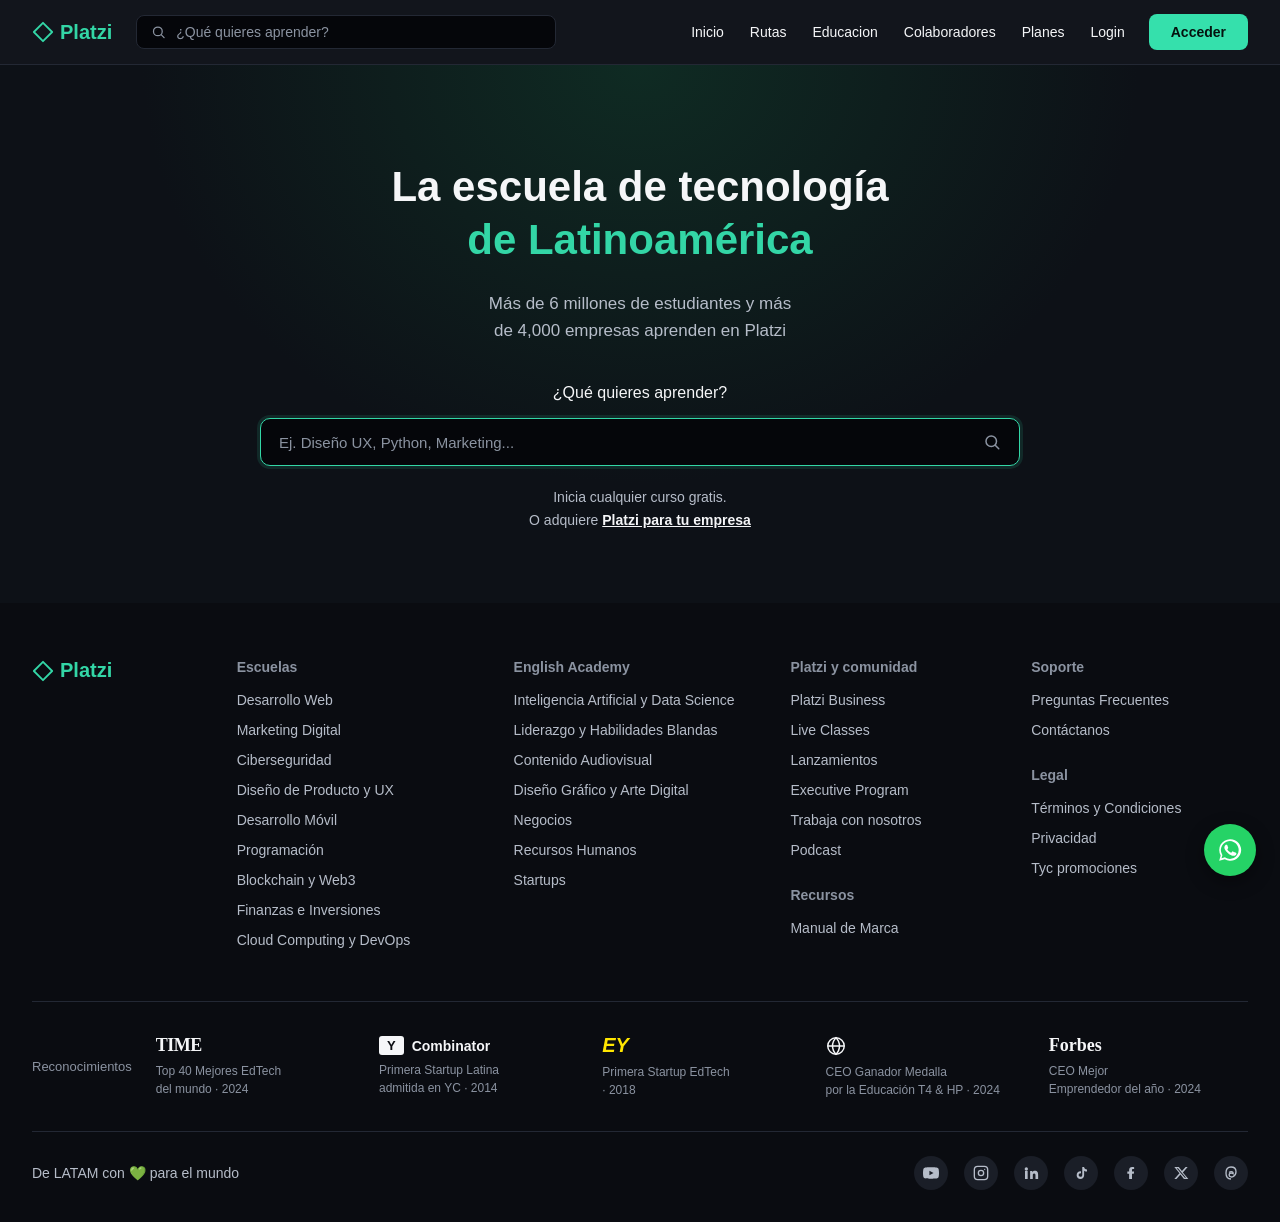
<file: index.html>
<!DOCTYPE html>
<html lang="es">
<head>
<meta charset="UTF-8">
<meta name="viewport" content="width=device-width, initial-scale=1.0">
<title>Platzi - La escuela de tecnología de Latinoamérica</title>
<link rel="stylesheet" href="index.css">
</head>
<body>

  <!-- HEADER -->
  <header class="header">
    <div class="header__inner">
      <a href="#" class="logo">
        <svg class="logo__icon" width="22" height="22" viewBox="0 0 24 24" fill="none" xmlns="http://www.w3.org/2000/svg">
          <path d="M12 2L2 12L12 22L22 12L12 2Z" stroke="#33D6A6" stroke-width="2" stroke-linejoin="round"/>
        </svg>
        Platzi
      </a>

      <div class="searchbar">
        <svg width="16" height="16" viewBox="0 0 24 24" fill="none" xmlns="http://www.w3.org/2000/svg">
          <circle cx="11" cy="11" r="7" stroke="#8b93a1" stroke-width="2"/>
          <path d="M21 21L16.65 16.65" stroke="#8b93a1" stroke-width="2" stroke-linecap="round"/>
        </svg>
        <input type="text" placeholder="¿Qué quieres aprender?">
      </div>

      <nav class="nav">
        <a href="index.html">Inicio</a>
        <a href="rutas.html">Rutas</a>
        <a href="educacion.html">Educacion</a>
        <a href="colaboradores.html">Colaboradores</a>
        <a href="planes.html">Planes</a>
        <a href="login.html">Login</a>
      </nav>

      <a href="login.html" class="btn btn--primary">Acceder</a>
    </div>
  </header>

  <!-- HERO -->
  <section class="hero">
    <div class="hero__inner">
      <h1 class="hero__title">
        La escuela de tecnología
        <span class="hero__title--accent">de Latinoamérica</span>
      </h1>

      <p class="hero__subtitle">
        Más de 6 millones de estudiantes y más<br>
        de 4,000 empresas aprenden en Platzi
      </p>

      <p class="hero__question">¿Qué quieres aprender?</p>

      <div class="hero__searchbox">
        <input type="text" placeholder="Ej. Diseño UX, Python, Marketing...">
        <button class="hero__searchbox-btn" aria-label="Buscar">
          <svg width="18" height="18" viewBox="0 0 24 24" fill="none" xmlns="http://www.w3.org/2000/svg">
            <circle cx="11" cy="11" r="7" stroke="#8b93a1" stroke-width="2"/>
            <path d="M21 21L16.65 16.65" stroke="#8b93a1" stroke-width="2" stroke-linecap="round"/>
          </svg>
        </button>
      </div>

      <p class="hero__footnote">
        Inicia cualquier curso gratis.<br>
        O adquiere <a href="#">Platzi para tu empresa</a>
      </p>
    </div>
  </section>

  <!-- FOOTER -->
  <footer class="footer">
    <div class="footer__main">
      <a href="#" class="logo footer__logo">
        <svg class="logo__icon" width="22" height="22" viewBox="0 0 24 24" fill="none" xmlns="http://www.w3.org/2000/svg">
          <path d="M12 2L2 12L12 22L22 12L12 2Z" stroke="#33D6A6" stroke-width="2" stroke-linejoin="round"/>
        </svg>
        Platzi
      </a>

      <div class="footer__col">
        <h4>Escuelas</h4>
        <ul>
          <li><a href="#">Desarrollo Web</a></li>
          <li><a href="#">Marketing Digital</a></li>
          <li><a href="#">Ciberseguridad</a></li>
          <li><a href="#">Diseño de Producto y UX</a></li>
          <li><a href="#">Desarrollo Móvil</a></li>
          <li><a href="#">Programación</a></li>
          <li><a href="#">Blockchain y Web3</a></li>
          <li><a href="#">Finanzas e Inversiones</a></li>
          <li><a href="#">Cloud Computing y DevOps</a></li>
        </ul>
      </div>

      <div class="footer__col">
        <h4>English Academy</h4>
        <ul>
          <li><a href="#">Inteligencia Artificial y Data Science</a></li>
          <li><a href="#">Liderazgo y Habilidades Blandas</a></li>
          <li><a href="#">Contenido Audiovisual</a></li>
          <li><a href="#">Diseño Gráfico y Arte Digital</a></li>
          <li><a href="#">Negocios</a></li>
          <li><a href="#">Recursos Humanos</a></li>
          <li><a href="#">Startups</a></li>
        </ul>
      </div>

      <div class="footer__col">
        <h4>Platzi y comunidad</h4>
        <ul>
          <li><a href="#">Platzi Business</a></li>
          <li><a href="#">Live Classes</a></li>
          <li><a href="#">Lanzamientos</a></li>
          <li><a href="#">Executive Program</a></li>
          <li><a href="#">Trabaja con nosotros</a></li>
          <li><a href="#">Podcast</a></li>
        </ul>
        <h4 class="footer__col-title--spaced">Recursos</h4>
        <ul>
          <li><a href="#">Manual de Marca</a></li>
        </ul>
      </div>

      <div class="footer__col">
        <h4>Soporte</h4>
        <ul>
          <li><a href="#">Preguntas Frecuentes</a></li>
          <li><a href="#">Contáctanos</a></li>
        </ul>
        <h4 class="footer__col-title--spaced">Legal</h4>
        <ul>
          <li><a href="#">Términos y Condiciones</a></li>
          <li><a href="#">Privacidad</a></li>
          <li><a href="#">Tyc promociones</a></li>
        </ul>
      </div>
    </div>

    <div class="footer__badges">
      <span class="footer__badges-label">Reconocimientos</span>

      <div class="badge">
        <span class="badge__brand badge__brand--time">TIME</span>
        <span class="badge__text">Top 40 Mejores EdTech<br>del mundo · 2024</span>
      </div>

      <div class="badge">
        <span class="badge__brand badge__brand--yc">
          <span class="badge__yc-icon">Y</span> Combinator
        </span>
        <span class="badge__text">Primera Startup Latina<br>admitida en YC · 2014</span>
      </div>

      <div class="badge">
        <span class="badge__brand badge__brand--ey">EY</span>
        <span class="badge__text">Primera Startup EdTech<br>· 2018</span>
      </div>

      <div class="badge">
        <span class="badge__brand badge__brand--globe">
          <svg width="22" height="22" viewBox="0 0 24 24" fill="none" stroke="currentColor" stroke-width="1.6"><circle cx="12" cy="12" r="9"/><path d="M3 12h18M12 3c2.5 2.5 3.8 5.6 3.8 9s-1.3 6.5-3.8 9c-2.5-2.5-3.8-5.6-3.8-9S9.5 5.5 12 3Z"/></svg>
        </span>
        <span class="badge__text">CEO Ganador Medalla<br>por la Educación T4 &amp; HP · 2024</span>
      </div>

      <div class="badge">
        <span class="badge__brand badge__brand--forbes">Forbes</span>
        <span class="badge__text">CEO Mejor<br>Emprendedor del año · 2024</span>
      </div>
    </div>

    <div class="footer__bottom">
      <p>De LATAM con <span class="heart">💚</span> para el mundo</p>
      <div class="footer__socials">
        <a href="#" aria-label="Youtube">
          <svg width="16" height="16" viewBox="0 0 24 24" fill="currentColor"><path d="M23.5 6.2a3 3 0 0 0-2.1-2.1C19.5 3.5 12 3.5 12 3.5s-7.5 0-9.4.6A3 3 0 0 0 .5 6.2 31 31 0 0 0 0 12a31 31 0 0 0 .5 5.8 3 3 0 0 0 2.1 2.1c1.9.6 9.4.6 9.4.6s7.5 0 9.4-.6a3 3 0 0 0 2.1-2.1A31 31 0 0 0 24 12a31 31 0 0 0-.5-5.8ZM9.6 15.5V8.5L15.8 12l-6.2 3.5Z"/></svg>
        </a>
        <a href="#" aria-label="Instagram">
          <svg width="16" height="16" viewBox="0 0 24 24" fill="none" stroke="currentColor" stroke-width="2"><rect x="2" y="2" width="20" height="20" rx="5"/><circle cx="12" cy="12" r="4"/><circle cx="17.5" cy="6.5" r="1" fill="currentColor" stroke="none"/></svg>
        </a>
        <a href="#" aria-label="LinkedIn">
          <svg width="16" height="16" viewBox="0 0 24 24" fill="currentColor"><path d="M4.98 3.5a2.5 2.5 0 1 1 0 5 2.5 2.5 0 0 1 0-5ZM3 9h4v12H3V9Zm7 0h3.8v1.7h.1c.5-1 1.9-2 3.9-2 4.1 0 4.9 2.7 4.9 6.3V21h-4v-5.4c0-1.3 0-3-1.9-3s-2.1 1.4-2.1 2.9V21h-4V9Z"/></svg>
        </a>
        <a href="#" aria-label="TikTok">
          <svg width="16" height="16" viewBox="0 0 24 24" fill="currentColor"><path d="M16.6 3c.4 2.2 1.8 3.7 4.4 3.9v3c-1.6 0-3-.5-4.3-1.4v6.7c0 3.4-2.5 5.8-5.6 5.8-3.1 0-5.6-2.4-5.6-5.8s2.5-5.8 5.6-5.8c.3 0 .6 0 .9.1v3.1a2.7 2.7 0 0 0-.9-.2 2.7 2.7 0 1 0 0 5.4c1.6 0 2.8-1.2 2.8-2.9V3h2.7Z"/></svg>
        </a>
        <a href="#" aria-label="Facebook">
          <svg width="16" height="16" viewBox="0 0 24 24" fill="currentColor"><path d="M13.5 21v-8h2.7l.4-3.2h-3.1V7.7c0-.9.3-1.6 1.7-1.6h1.5V3.2C15.9 3.1 14.8 3 13.6 3c-2.6 0-4.4 1.6-4.4 4.5v2.3H6.5v3.2h2.7v8h4.3Z"/></svg>
        </a>
        <a href="#" aria-label="X (Twitter)">
          <svg width="16" height="16" viewBox="0 0 24 24" fill="currentColor"><path d="M18.9 3H22l-7.2 8.2L23 21h-6.6l-5.2-6.6L5.2 21H2l7.7-8.8L2 3h6.7l4.7 6.1L18.9 3Zm-1.2 16h1.8L7.4 4.9H5.5L17.7 19Z"/></svg>
        </a>
        <a href="#" aria-label="Threads">
          <svg width="16" height="16" viewBox="0 0 24 24" fill="none" stroke="currentColor" stroke-width="2"><path d="M12 3c4.4 0 7.5 2.5 7.5 7 0 3.9-2.1 6.3-4.4 7.4-1 .5-2.1.7-3.1.5-1.7-.3-2.8-1.4-2.8-2.9 0-1.7 1.4-2.7 3.4-2.7 1 0 1.9.2 2.6.6.1-1.7-.6-3-2.7-3-1.4 0-2.5.5-3.3 1.4"/><path d="M12 21c-4.5 0-7.5-2.7-7.5-9s3-9 7.5-9"/></svg>
        </a>
      </div>
    </div>
  </footer>

  <a href="#" class="whatsapp-fab" aria-label="WhatsApp">
    <svg width="26" height="26" viewBox="0 0 24 24" fill="#ffffff"><path d="M12 2a10 10 0 0 0-8.6 15L2 22l5.2-1.4A10 10 0 1 0 12 2Zm0 18.2c-1.6 0-3.1-.4-4.4-1.2l-.3-.2-3.1.8.8-3-.2-.3A8.2 8.2 0 1 1 12 20.2Zm4.5-6.1c-.2-.1-1.5-.7-1.7-.8-.2-.1-.4-.1-.6.1-.2.2-.7.8-.8.9-.1.2-.3.2-.6.1-.2-.1-1-.4-1.9-1.2-.7-.6-1.2-1.4-1.3-1.7-.1-.2 0-.4.1-.5l.4-.5c.1-.1.2-.3.2-.4.1-.2 0-.3 0-.5-.1-.1-.6-1.4-.8-2-.2-.5-.4-.4-.6-.4h-.5c-.2 0-.5.1-.7.3-.2.2-.9.9-.9 2.2s1 2.6 1.1 2.7c.1.2 2 3 4.7 4.2.7.3 1.2.5 1.6.6.7.2 1.3.2 1.8.1.5-.1 1.5-.6 1.7-1.2.2-.6.2-1.1.2-1.2-.1-.1-.2-.2-.5-.3Z"/></svg>
  </a>

</body>
</html>
</file>
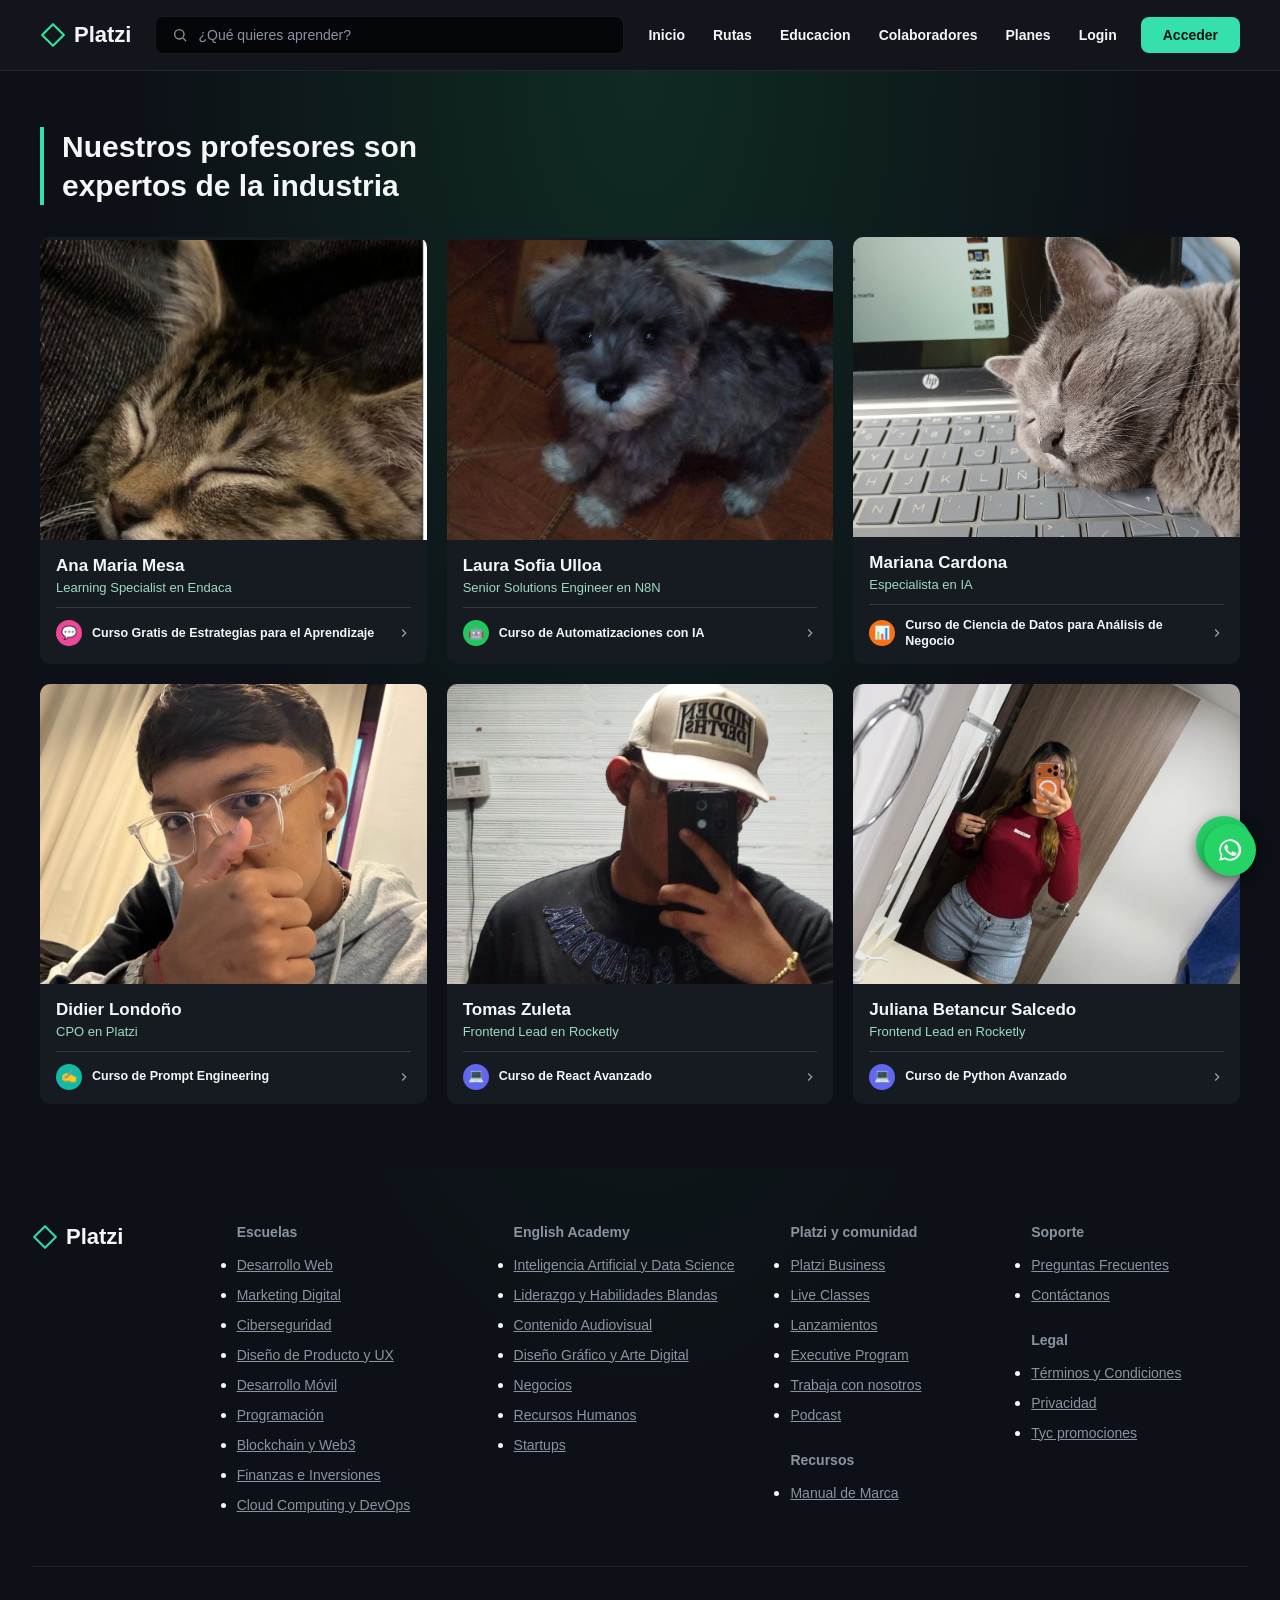
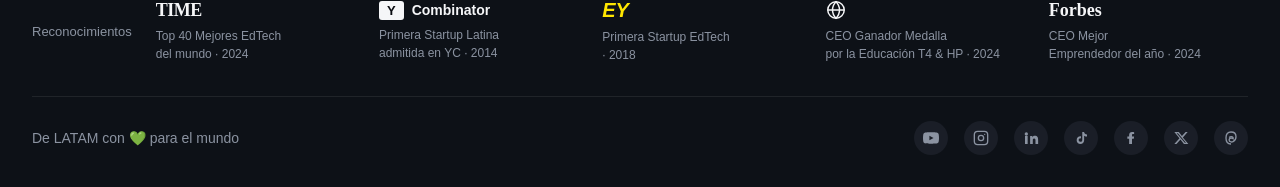
<file: colaboradores.html>
<!DOCTYPE html>
<html lang="es">
<head>
<meta charset="UTF-8">
<meta name="viewport" content="width=device-width, initial-scale=1.0">
<title>Platzi - La escuela de tecnología de Latinoamérica</title>
<link rel="stylesheet" href="colaboradores.css">
</head>
<body>

  <header class="navbar">
    <a href="#" class="logo">
      <svg viewBox="0 0 24 24" fill="none" xmlns="http://www.w3.org/2000/svg">
        <path d="M12 2L2 12L12 22L22 12L12 2Z" stroke="#34e39a" stroke-width="2" stroke-linejoin="round"/>
      </svg>
      Platzi
    </a>

    <div class="search-bar">
      <svg viewBox="0 0 24 24" fill="none" stroke="currentColor" stroke-width="2">
        <circle cx="11" cy="11" r="7"/>
        <line x1="21" y1="21" x2="16.65" y2="16.65"/>
      </svg>
      <input type="text" placeholder="¿Qué quieres aprender?">
    </div>

    <nav class="links">
      <a href="index.html">Inicio</a>
      <a href="rutas.html">Rutas</a>
      <a href="educacion.html">Educacion</a>
      <a href="colaboradores.html">Colaboradores</a>
      <a href="planes.html">Planes</a>
      <a href="login.html">Login</a>
    </nav>

    <a href="login.html" class="btn-acceder">Acceder</a>

  </header>
  <section class="teachers">
    <div class="teachers-header">
      <h2>Nuestros profesores son<br>expertos de la industria</h2>
    </div>
 
    <div class="teachers-grid" id="teachersGrid">
      <!-- Las tarjetas se generan con JavaScript a partir de teachersData -->
    </div>
  </section>
 
  <div class="modal-overlay" id="modalOverlay">
    <div class="modal-box">
      <button class="modal-close" id="modalClose" aria-label="Cerrar">&times;</button>
      <div class="modal-photo" id="modalPhoto"></div>
      <div class="modal-content">
        <h3 id="modalName"></h3>
        <p class="role" id="modalRole"></p>
        <p class="bio" id="modalBio"></p>
        <div class="modal-course">
          <div class="icon" id="modalCourseIcon"></div>
          <div class="text">
            <p>Curso destacado</p>
            <p id="modalCourseTitle"></p>
          </div>
        </div>
      </div>
    </div>
  </div>
 
  <div class="whatsapp-btn">
    <svg viewBox="0 0 24 24">
      <path d="M12.04 2C6.58 2 2.13 6.45 2.13 11.91C2.13 13.66 2.59 15.36 3.45 16.86L2.05 22L7.3 20.62C8.75 21.41 10.38 21.83 12.04 21.83C17.5 21.83 21.95 17.38 21.95 11.92C21.95 9.27 20.92 6.78 19.05 4.91C17.18 3.03 14.69 2 12.04 2ZM12.04 3.67C14.25 3.67 16.32 4.53 17.89 6.1C19.45 7.66 20.31 9.73 20.3 11.92C20.3 16.46 16.58 20.17 12.03 20.17C10.56 20.17 9.12 19.78 7.85 19.05L7.55 18.87L4.43 19.7L5.28 16.66L5.08 16.34C4.28 15.03 3.86 13.5 3.86 11.91C3.87 7.38 7.5 3.67 12.04 3.67ZM8.53 6.83C8.37 6.83 8.1 6.89 7.87 7.14C7.65 7.39 7 8 7 9.24C7 10.5 7.89 11.72 8.01 11.89C8.14 12.05 9.76 14.61 12.3 15.66C14.4 16.53 14.83 16.36 15.29 16.32C15.75 16.28 16.76 15.72 16.97 15.14C17.18 14.56 17.18 14.06 17.12 13.96C17.06 13.85 16.9 13.79 16.65 13.67C16.4 13.54 15.18 12.94 14.95 12.86C14.72 12.77 14.55 12.73 14.39 12.98C14.23 13.23 13.75 13.79 13.61 13.96C13.47 14.12 13.32 14.14 13.07 14.02C12.82 13.89 12.02 13.63 11.08 12.79C10.34 12.13 9.85 11.31 9.71 11.06C9.57 10.81 9.7 10.68 9.82 10.55C9.94 10.44 10.08 10.26 10.21 10.11C10.34 9.97 10.38 9.86 10.47 9.7C10.55 9.53 10.51 9.39 10.45 9.27C10.38 9.14 9.91 7.92 9.7 7.42C9.5 6.95 9.3 6.98 9.15 6.97C9 6.96 8.83 6.83 8.53 6.83Z"/>
    </svg>
  </div>
 
  <script>
    // ---- Datos de los profesores/colaboradores ----
    // Reemplaza estos datos y agrega tu propia foto en "photoUrl" (opcional).
const teachersData = [
  {
    name: "Ana Maria Mesa",
    role: "Learning Specialist en Endaca",
    photoUrl: "images/ana.jpg",
    bg: "linear-gradient(135deg, #a56de2, #e6a8d7)",
    iconBg: "#ec4899",
    icon: "💬",
    courseTitle: "Curso Gratis de Estrategias para el Aprendizaje",

  },
  {
    name: "Laura Sofia Ulloa",
    role: "Senior Solutions Engineer en N8N",
    photoUrl: "images/sofia.jpg",
    bg: "linear-gradient(135deg, #f5a623, #f7c948)",
    iconBg: "#22c55e",
    icon: "🤖",
    courseTitle: "Curso de Automatizaciones con IA",

  },
  {
    name: "Mariana Cardona",
    role: "Especialista en IA",
    photoUrl: "images/mariana.png ",
    bg: "linear-gradient(135deg, #7dd3fc, #bae6fd)",
    iconBg: "#f97316",
    icon: "📊",
    courseTitle: "Curso de Ciencia de Datos para Análisis de Negocio",
   
  },
  {
    name: "Didier Londoño",
    role: "CPO en Platzi",
    photoUrl: "images/didier.jpeg",
    bg: "linear-gradient(135deg, #fde8d7, #fff1e6)",
    iconBg: "#14b8a6",
    icon: "✍️",
    courseTitle: "Curso de Prompt Engineering",
    
  },
  {
    name: "Tomas Zuleta",
    role: "Frontend Lead en Rocketly",
    photoUrl: "images/tomas.jpeg",
    bg: "linear-gradient(135deg, #34e39a, #0f7a4d)",
    iconBg: "#6366f1",
    icon: "💻",
    courseTitle: "Curso de React Avanzado",
    bio: "..."
  },

  {
    name: "Juliana Betancur Salcedo",
    role: "Frontend Lead en Rocketly",
    photoUrl: "images/juliana.jpeg",
    bg: "linear-gradient(135deg, #34e39a, #0f7a4d)",
    iconBg: "#6366f1",
    icon: "💻",
    courseTitle: "Curso de Python Avanzado",
  },

];
 
    const grid = document.getElementById("teachersGrid");
 
    // Ícono de persona genérico (placeholder de foto)
    const personIcon = `<svg viewBox="0 0 24 24" fill="white"><circle cx="12" cy="8" r="4"/><path d="M4 20c0-4.4 3.6-8 8-8s8 3.6 8 8"/></svg>`;
 
    teachersData.forEach((teacher, index) => {
      const card = document.createElement("button");
      card.className = "teacher-card";
      card.type = "button";
      card.setAttribute("aria-haspopup", "dialog");
      card.innerHTML = `
        <div class="teacher-photo" style="background:${teacher.bg}">
          ${teacher.photoUrl ? `<img src="${teacher.photoUrl}" alt="${teacher.name}" class="teacher-img">` : personIcon}
        </div>
        <div class="teacher-info">
          <h3>${teacher.name}</h3>
          <p class="role">${teacher.role}</p>
          <div class="teacher-course">
            <div class="icon" style="background:${teacher.iconBg}">${teacher.icon}</div>
            <span>${teacher.courseTitle}</span>
            <svg class="chevron" width="14" height="14" viewBox="0 0 24 24" fill="none" stroke="white" stroke-width="2"><path d="M9 18l6-6-6-6"/></svg>
          </div>
        </div>
      `;
      card.addEventListener("click", () => openModal(index));
      grid.appendChild(card);
    });
 
    // ---- Lógica del modal ----
    const overlay = document.getElementById("modalOverlay");
    const modalPhoto = document.getElementById("modalPhoto");
    const modalName = document.getElementById("modalName");
    const modalRole = document.getElementById("modalRole");
    const modalBio = document.getElementById("modalBio");
    const modalCourseIcon = document.getElementById("modalCourseIcon");
    const modalCourseTitle = document.getElementById("modalCourseTitle");
    const closeBtn = document.getElementById("modalClose");
 
    function openModal(index) {
      const t = teachersData[index];
      if (t.photoUrl) {
        modalPhoto.style.background = 'none';
        modalPhoto.innerHTML = `<img src="${t.photoUrl}" alt="${t.name}" class="modal-img">`;
      } else {
        modalPhoto.style.background = t.bg;
        modalPhoto.innerHTML = personIcon;
      }
      modalName.textContent = t.name;
      modalRole.textContent = t.role;
      modalBio.textContent = t.bio;
      modalCourseIcon.style.background = t.iconBg;
      modalCourseIcon.textContent = t.icon;
      modalCourseTitle.textContent = t.courseTitle;
      overlay.classList.add("active");
      document.body.style.overflow = "hidden";
    }
 
    function closeModal() {
      overlay.classList.remove("active");
      document.body.style.overflow = "";
    }
 
    closeBtn.addEventListener("click", closeModal);
    overlay.addEventListener("click", (e) => {
      if (e.target === overlay) closeModal();
    });
    document.addEventListener("keydown", (e) => {
      if (e.key === "Escape") closeModal();
    });
  </script>

  <footer class="footer">
    <div class="footer__main">
      <a href="#" class="logo footer__logo">
        <svg class="logo__icon" width="22" height="22" viewBox="0 0 24 24" fill="none" xmlns="http://www.w3.org/2000/svg">
          <path d="M12 2L2 12L12 22L22 12L12 2Z" stroke="#33D6A6" stroke-width="2" stroke-linejoin="round"/>
        </svg>
        Platzi
      </a>

      <div class="footer__col">
        <h4>Escuelas</h4>
        <ul>
          <li><a href="#">Desarrollo Web</a></li>
          <li><a href="#">Marketing Digital</a></li>
          <li><a href="#">Ciberseguridad</a></li>
          <li><a href="#">Diseño de Producto y UX</a></li>
          <li><a href="#">Desarrollo Móvil</a></li>
          <li><a href="#">Programación</a></li>
          <li><a href="#">Blockchain y Web3</a></li>
          <li><a href="#">Finanzas e Inversiones</a></li>
          <li><a href="#">Cloud Computing y DevOps</a></li>
        </ul>
      </div>

      <div class="footer__col">
        <h4>English Academy</h4>
        <ul>
          <li><a href="#">Inteligencia Artificial y Data Science</a></li>
          <li><a href="#">Liderazgo y Habilidades Blandas</a></li>
          <li><a href="#">Contenido Audiovisual</a></li>
          <li><a href="#">Diseño Gráfico y Arte Digital</a></li>
          <li><a href="#">Negocios</a></li>
          <li><a href="#">Recursos Humanos</a></li>
          <li><a href="#">Startups</a></li>
        </ul>
      </div>

      <div class="footer__col">
        <h4>Platzi y comunidad</h4>
        <ul>
          <li><a href="#">Platzi Business</a></li>
          <li><a href="#">Live Classes</a></li>
          <li><a href="#">Lanzamientos</a></li>
          <li><a href="#">Executive Program</a></li>
          <li><a href="#">Trabaja con nosotros</a></li>
          <li><a href="#">Podcast</a></li>
        </ul>
        <h4 class="footer__col-title--spaced">Recursos</h4>
        <ul>
          <li><a href="#">Manual de Marca</a></li>
        </ul>
      </div>

      <div class="footer__col">
        <h4>Soporte</h4>
        <ul>
          <li><a href="#">Preguntas Frecuentes</a></li>
          <li><a href="#">Contáctanos</a></li>
        </ul>
        <h4 class="footer__col-title--spaced">Legal</h4>
        <ul>
          <li><a href="#">Términos y Condiciones</a></li>
          <li><a href="#">Privacidad</a></li>
          <li><a href="#">Tyc promociones</a></li>
        </ul>
      </div>
    </div>

    <div class="footer__badges">
      <span class="footer__badges-label">Reconocimientos</span>

      <div class="badge">
        <span class="badge__brand badge__brand--time">TIME</span>
        <span class="badge__text">Top 40 Mejores EdTech<br>del mundo · 2024</span>
      </div>

      <div class="badge">
        <span class="badge__brand badge__brand--yc">
          <span class="badge__yc-icon">Y</span> Combinator
        </span>
        <span class="badge__text">Primera Startup Latina<br>admitida en YC · 2014</span>
      </div>

      <div class="badge">
        <span class="badge__brand badge__brand--ey">EY</span>
        <span class="badge__text">Primera Startup EdTech<br>· 2018</span>
      </div>

      <div class="badge">
        <span class="badge__brand badge__brand--globe">
          <svg width="22" height="22" viewBox="0 0 24 24" fill="none" stroke="currentColor" stroke-width="1.6"><circle cx="12" cy="12" r="9"/><path d="M3 12h18M12 3c2.5 2.5 3.8 5.6 3.8 9s-1.3 6.5-3.8 9c-2.5-2.5-3.8-5.6-3.8-9S9.5 5.5 12 3Z"/></svg>
        </span>
        <span class="badge__text">CEO Ganador Medalla<br>por la Educación T4 &amp; HP · 2024</span>
      </div>

      <div class="badge">
        <span class="badge__brand badge__brand--forbes">Forbes</span>
        <span class="badge__text">CEO Mejor<br>Emprendedor del año · 2024</span>
      </div>
    </div>

    <div class="footer__bottom">
      <p>De LATAM con <span class="heart">💚</span> para el mundo</p>
      <div class="footer__socials">
        <a href="#" aria-label="Youtube">
          <svg width="16" height="16" viewBox="0 0 24 24" fill="currentColor"><path d="M23.5 6.2a3 3 0 0 0-2.1-2.1C19.5 3.5 12 3.5 12 3.5s-7.5 0-9.4.6A3 3 0 0 0 .5 6.2 31 31 0 0 0 0 12a31 31 0 0 0 .5 5.8 3 3 0 0 0 2.1 2.1c1.9.6 9.4.6 9.4.6s7.5 0 9.4-.6a3 3 0 0 0 2.1-2.1A31 31 0 0 0 24 12a31 31 0 0 0-.5-5.8ZM9.6 15.5V8.5L15.8 12l-6.2 3.5Z"/></svg>
        </a>
        <a href="#" aria-label="Instagram">
          <svg width="16" height="16" viewBox="0 0 24 24" fill="none" stroke="currentColor" stroke-width="2"><rect x="2" y="2" width="20" height="20" rx="5"/><circle cx="12" cy="12" r="4"/><circle cx="17.5" cy="6.5" r="1" fill="currentColor" stroke="none"/></svg>
        </a>
        <a href="#" aria-label="LinkedIn">
          <svg width="16" height="16" viewBox="0 0 24 24" fill="currentColor"><path d="M4.98 3.5a2.5 2.5 0 1 1 0 5 2.5 2.5 0 0 1 0-5ZM3 9h4v12H3V9Zm7 0h3.8v1.7h.1c.5-1 1.9-2 3.9-2 4.1 0 4.9 2.7 4.9 6.3V21h-4v-5.4c0-1.3 0-3-1.9-3s-2.1 1.4-2.1 2.9V21h-4V9Z"/></svg>
        </a>
        <a href="#" aria-label="TikTok">
          <svg width="16" height="16" viewBox="0 0 24 24" fill="currentColor"><path d="M16.6 3c.4 2.2 1.8 3.7 4.4 3.9v3c-1.6 0-3-.5-4.3-1.4v6.7c0 3.4-2.5 5.8-5.6 5.8-3.1 0-5.6-2.4-5.6-5.8s2.5-5.8 5.6-5.8c.3 0 .6 0 .9.1v3.1a2.7 2.7 0 0 0-.9-.2 2.7 2.7 0 1 0 0 5.4c1.6 0 2.8-1.2 2.8-2.9V3h2.7Z"/></svg>
        </a>
        <a href="#" aria-label="Facebook">
          <svg width="16" height="16" viewBox="0 0 24 24" fill="currentColor"><path d="M13.5 21v-8h2.7l.4-3.2h-3.1V7.7c0-.9.3-1.6 1.7-1.6h1.5V3.2C15.9 3.1 14.8 3 13.6 3c-2.6 0-4.4 1.6-4.4 4.5v2.3H6.5v3.2h2.7v8h4.3Z"/></svg>
        </a>
        <a href="#" aria-label="X (Twitter)">
          <svg width="16" height="16" viewBox="0 0 24 24" fill="currentColor"><path d="M18.9 3H22l-7.2 8.2L23 21h-6.6l-5.2-6.6L5.2 21H2l7.7-8.8L2 3h6.7l4.7 6.1L18.9 3Zm-1.2 16h1.8L7.4 4.9H5.5L17.7 19Z"/></svg>
        </a>
        <a href="#" aria-label="Threads">
          <svg width="16" height="16" viewBox="0 0 24 24" fill="none" stroke="currentColor" stroke-width="2"><path d="M12 3c4.4 0 7.5 2.5 7.5 7 0 3.9-2.1 6.3-4.4 7.4-1 .5-2.1.7-3.1.5-1.7-.3-2.8-1.4-2.8-2.9 0-1.7 1.4-2.7 3.4-2.7 1 0 1.9.2 2.6.6.1-1.7-.6-3-2.7-3-1.4 0-2.5.5-3.3 1.4"/><path d="M12 21c-4.5 0-7.5-2.7-7.5-9s3-9 7.5-9"/></svg>
        </a>
      </div>
    </div>

    <a href="#" class="whatsapp-fab" aria-label="WhatsApp">
      <svg width="26" height="26" viewBox="0 0 24 24" fill="#ffffff"><path d="M12 2a10 10 0 0 0-8.6 15L2 22l5.2-1.4A10 10 0 1 0 12 2Zm0 18.2c-1.6 0-3.1-.4-4.4-1.2l-.3-.2-3.1.8.8-3-.2-.3A8.2 8.2 0 1 1 12 20.2Zm4.5-6.1c-.2-.1-1.5-.7-1.7-.8-.2-.1-.4-.1-.6.1-.2.2-.7.8-.8.9-.1.2-.3.2-.6.1-.2-.1-1-.4-1.9-1.2-.7-.6-1.2-1.4-1.3-1.7-.1-.2 0-.4.1-.5l.4-.5c.1-.1.2-.3.2-.4.1-.2 0-.3 0-.5-.1-.1-.6-1.4-.8-2-.2-.5-.4-.4-.6-.4h-.5c-.2 0-.5.1-.7.3-.2.2-.9.9-.9 2.2s1 2.6 1.1 2.7c.1.2 2 3 4.7 4.2.7.3 1.2.5 1.6.6.7.2 1.3.2 1.8.1.5-.1 1.5-.6 1.7-1.2.2-.6.2-1.1.2-1.2-.1-.1-.2-.2-.5-.3Z"/></svg>
    </a>
  </footer>
 
</body>
</html>
</file>
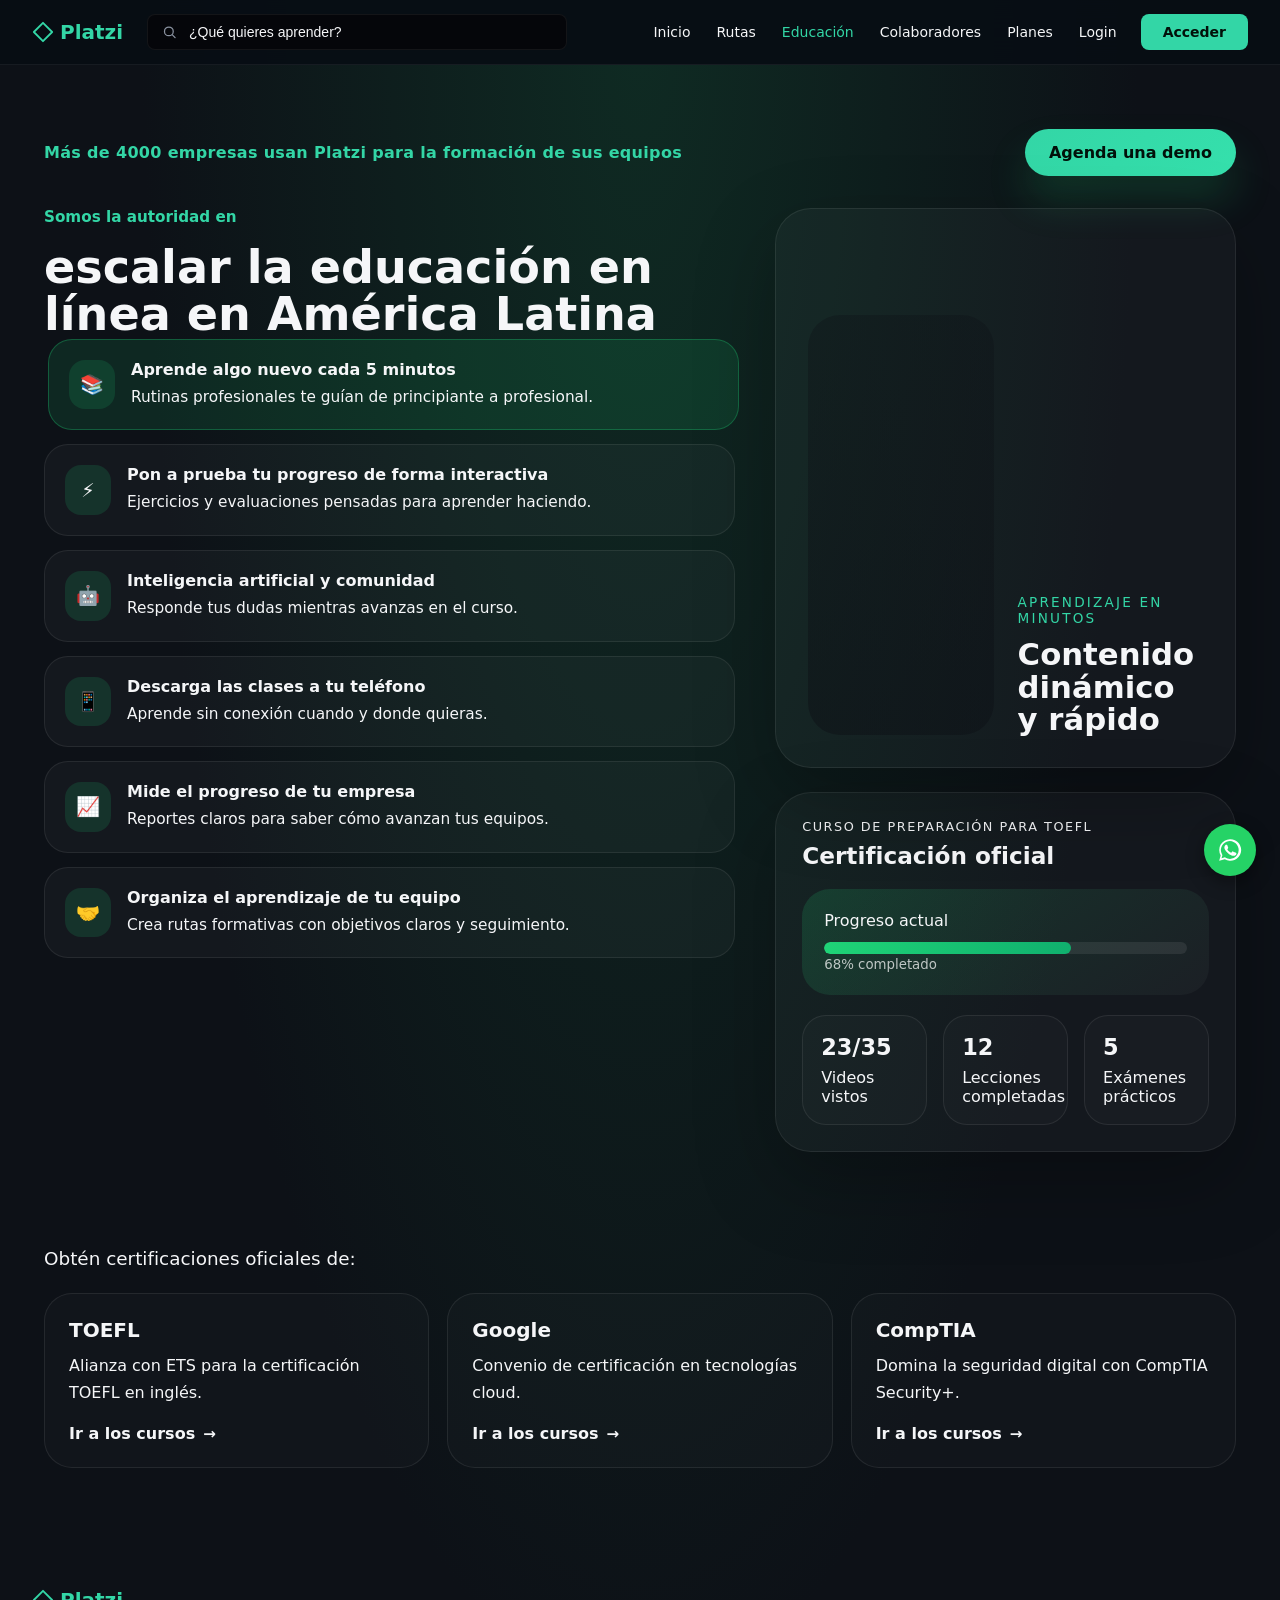
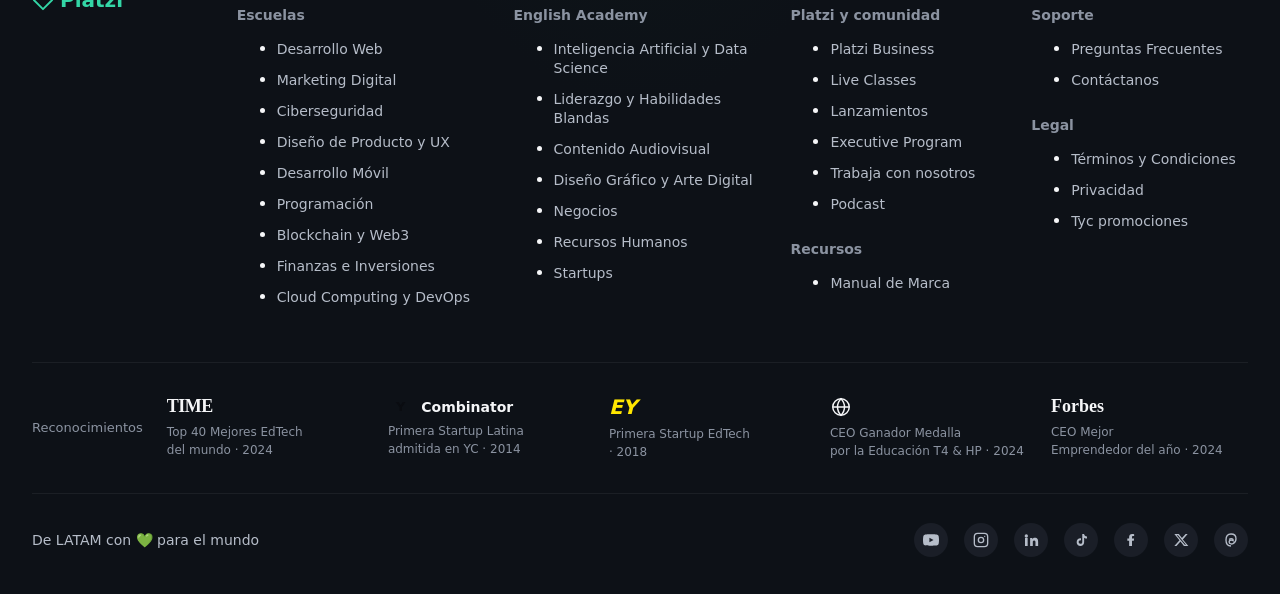
<file: educacion.html>
﻿<!DOCTYPE html>
<html lang="es">
<head>
  <meta charset="UTF-8">
  <meta name="viewport" content="width=device-width, initial-scale=1.0">
  <title>Educación | Platzi</title>
  <link rel="stylesheet" href="educacion.css">
</head>
<body>
  <header class="header">
    <div class="header__inner">
      <a href="#" class="logo">
        <svg class="logo__icon" width="22" height="22" viewBox="0 0 24 24" fill="none" xmlns="http://www.w3.org/2000/svg">
          <path d="M12 2L2 12L12 22L22 12L12 2Z" stroke="#33D6A6" stroke-width="2" stroke-linejoin="round"/>
        </svg>
        Platzi
      </a>

      <div class="searchbar">
        <svg width="16" height="16" viewBox="0 0 24 24" fill="none" xmlns="http://www.w3.org/2000/svg">
          <circle cx="11" cy="11" r="7" stroke="#8b93a1" stroke-width="2"/>
          <path d="M21 21L16.65 16.65" stroke="#8b93a1" stroke-width="2" stroke-linecap="round"/>
        </svg>
        <input type="text" placeholder="¿Qué quieres aprender?">
      </div>

      <nav class="nav">
        <a href="index.html">Inicio</a>
        <a href="rutas.html">Rutas</a>
        <a href="educacion.html" class="active">Educación</a>
        <a href="colaboradores.html">Colaboradores</a>
        <a href="planes.html">Planes</a>
        <a href="login.html">Login</a>
      </nav>

      <a href="login.html" class="btn btn--primary">Acceder</a>
    </div>
  </header>
  <main class="educacion-page">
    <section class="educacion-hero">
      <div class="hero-top">
        <p class="hero-label">Más de <span>4000</span> empresas usan Platzi para la formación de sus equipos</p>
        <a class="hero-demo" href="#">Agenda una demo</a>
      </div>

      <div class="hero-body">
        <div class="hero-copy">
          <p class="hero-eyebrow">Somos la autoridad en</p>
          <h1>escalar la educación en línea en América Latina</h1>

          <ul class="feature-list">
            <li class="feature-item active" data-slide="0">
              <span class="feature-icon">📚</span>
              <div>
                <strong>Aprende algo nuevo cada 5 minutos</strong>
                <p>Rutinas profesionales te guían de principiante a profesional.</p>
              </div>
            </li>
            <li class="feature-item" data-slide="1">
              <span class="feature-icon">⚡</span>
              <div>
                <strong>Pon a prueba tu progreso de forma interactiva</strong>
                <p>Ejercicios y evaluaciones pensadas para aprender haciendo.</p>
              </div>
            </li>
            <li class="feature-item" data-slide="2">
              <span class="feature-icon">🤖</span>
              <div>
                <strong>Inteligencia artificial y comunidad</strong>
                <p>Responde tus dudas mientras avanzas en el curso.</p>
              </div>
            </li>
            <li class="feature-item" data-slide="3">
              <span class="feature-icon">📱</span>
              <div>
                <strong>Descarga las clases a tu teléfono</strong>
                <p>Aprende sin conexión cuando y donde quieras.</p>
              </div>
            </li>
            <li class="feature-item" data-slide="4">
              <span class="feature-icon">📈</span>
              <div>
                <strong>Mide el progreso de tu empresa</strong>
                <p>Reportes claros para saber cómo avanzan tus equipos.</p>
              </div>
            </li>
            <li class="feature-item" data-slide="5">
              <span class="feature-icon">🤝</span>
              <div>
                <strong>Organiza el aprendizaje de tu equipo</strong>
                <p>Crea rutas formativas con objetivos claros y seguimiento.</p>
              </div>
            </li>
          </ul>
        </div>

        <div class="hero-visual">
          <div class="hero-image-preview">
            <div class="preview-slide active" data-slide="0">
              <div class="preview-image image-0"></div>
              <div class="preview-copy">
                <span>Aprendizaje en minutos</span>
                <h3>Contenido dinámico y rápido</h3>
              </div>
            </div>
            <div class="preview-slide" data-slide="1">
              <div class="preview-image image-1"></div>
              <div class="preview-copy">
                <span>Feedback inmediato</span>
                <h3>Interacción constante con ejercicios prácticos</h3>
              </div>
            </div>
            <div class="preview-slide" data-slide="2">
              <div class="preview-image image-2"></div>
              <div class="preview-copy">
                <span>IA y comunidad</span>
                <h3>Soporte inteligente para tus dudas</h3>
              </div>
            </div>
            <div class="preview-slide" data-slide="3">
              <div class="preview-image image-3"></div>
              <div class="preview-copy">
                <span>Descarga y estudia offline</span>
                <h3>Tus clases disponibles donde quieras</h3>
              </div>
            </div>
            <div class="preview-slide" data-slide="4">
              <div class="preview-image image-4"></div>
              <div class="preview-copy">
                <span>Reportes para tu empresa</span>
                <h3>Medición de resultados en tiempo real</h3>
              </div>
            </div>
            <div class="preview-slide" data-slide="5">
              <div class="preview-image image-5"></div>
              <div class="preview-copy">
                <span>Gestión de equipos</span>
                <h3>Organiza trayectos formativos con facilidad</h3>
              </div>
            </div>
          </div>

          <div class="course-panel">
            <div class="course-panel-header">
              <span>Curso de preparación para TOEFL</span>
              <strong>Certificación oficial</strong>
            </div>
            <div class="course-card">
              <p>Progreso actual</p>
              <div class="progress-bar"><span style="width: 68%"></span></div>
              <small>68% completado</small>
            </div>
            <div class="course-list">
              <div class="course-mini">
                <strong>23/35</strong>
                <span>Videos vistos</span>
              </div>
              <div class="course-mini">
                <strong>12</strong>
                <span>Lecciones completadas</span>
              </div>
              <div class="course-mini">
                <strong>5</strong>
                <span>Exámenes prácticos</span>
              </div>
            </div>
          </div>
        </div>
      </div>
    </section>

    <section class="educacion-certifications">
      <p class="section-label">Obtén certificaciones oficiales de:</p>
      <div class="cert-grid">
        <article class="cert-card">
          <h3>TOEFL</h3>
          <p>Alianza con ETS para la certificación TOEFL en inglés.</p>
          <a href="#">Ir a los cursos</a>
        </article>
        <article class="cert-card">
          <h3>Google</h3>
          <p>Convenio de certificación en tecnologías cloud.</p>
          <a href="#">Ir a los cursos</a>
        </article>
        <article class="cert-card">
          <h3>CompTIA</h3>
          <p>Domina la seguridad digital con CompTIA Security+.</p>
          <a href="#">Ir a los cursos</a>
        </article>
      </div>
    </section>
  </main>

  <footer class="footer">
    <div class="footer__main">
      <a href="#" class="logo footer__logo">
        <svg class="logo__icon" width="22" height="22" viewBox="0 0 24 24" fill="none" xmlns="http://www.w3.org/2000/svg">
          <path d="M12 2L2 12L12 22L22 12L12 2Z" stroke="#33D6A6" stroke-width="2" stroke-linejoin="round"/>
        </svg>
        Platzi
      </a>

      <div class="footer__col">
        <h4>Escuelas</h4>
        <ul>
          <li><a href="#">Desarrollo Web</a></li>
          <li><a href="#">Marketing Digital</a></li>
          <li><a href="#">Ciberseguridad</a></li>
          <li><a href="#">Diseño de Producto y UX</a></li>
          <li><a href="#">Desarrollo Móvil</a></li>
          <li><a href="#">Programación</a></li>
          <li><a href="#">Blockchain y Web3</a></li>
          <li><a href="#">Finanzas e Inversiones</a></li>
          <li><a href="#">Cloud Computing y DevOps</a></li>
        </ul>
      </div>

      <div class="footer__col">
        <h4>English Academy</h4>
        <ul>
          <li><a href="#">Inteligencia Artificial y Data Science</a></li>
          <li><a href="#">Liderazgo y Habilidades Blandas</a></li>
          <li><a href="#">Contenido Audiovisual</a></li>
          <li><a href="#">Diseño Gráfico y Arte Digital</a></li>
          <li><a href="#">Negocios</a></li>
          <li><a href="#">Recursos Humanos</a></li>
          <li><a href="#">Startups</a></li>
        </ul>
      </div>

      <div class="footer__col">
        <h4>Platzi y comunidad</h4>
        <ul>
          <li><a href="#">Platzi Business</a></li>
          <li><a href="#">Live Classes</a></li>
          <li><a href="#">Lanzamientos</a></li>
          <li><a href="#">Executive Program</a></li>
          <li><a href="#">Trabaja con nosotros</a></li>
          <li><a href="#">Podcast</a></li>
        </ul>
        <h4 class="footer__col-title--spaced">Recursos</h4>
        <ul>
          <li><a href="#">Manual de Marca</a></li>
        </ul>
      </div>

      <div class="footer__col">
        <h4>Soporte</h4>
        <ul>
          <li><a href="#">Preguntas Frecuentes</a></li>
          <li><a href="#">Contáctanos</a></li>
        </ul>
        <h4 class="footer__col-title--spaced">Legal</h4>
        <ul>
          <li><a href="#">Términos y Condiciones</a></li>
          <li><a href="#">Privacidad</a></li>
          <li><a href="#">Tyc promociones</a></li>
        </ul>
      </div>
    </div>

    <div class="footer__badges">
      <span class="footer__badges-label">Reconocimientos</span>

      <div class="badge">
        <span class="badge__brand badge__brand--time">TIME</span>
        <span class="badge__text">Top 40 Mejores EdTech<br>del mundo · 2024</span>
      </div>

      <div class="badge">
        <span class="badge__brand badge__brand--yc">
          <span class="badge__yc-icon">Y</span> Combinator
        </span>
        <span class="badge__text">Primera Startup Latina<br>admitida en YC · 2014</span>
      </div>

      <div class="badge">
        <span class="badge__brand badge__brand--ey">EY</span>
        <span class="badge__text">Primera Startup EdTech<br>· 2018</span>
      </div>

      <div class="badge">
        <span class="badge__brand badge__brand--globe">
          <svg width="22" height="22" viewBox="0 0 24 24" fill="none" stroke="currentColor" stroke-width="1.6"><circle cx="12" cy="12" r="9"/><path d="M3 12h18M12 3c2.5 2.5 3.8 5.6 3.8 9s-1.3 6.5-3.8 9c-2.5-2.5-3.8-5.6-3.8-9S9.5 5.5 12 3Z"/></svg>
        </span>
        <span class="badge__text">CEO Ganador Medalla<br>por la Educación T4 &amp; HP · 2024</span>
      </div>

      <div class="badge">
        <span class="badge__brand badge__brand--forbes">Forbes</span>
        <span class="badge__text">CEO Mejor<br>Emprendedor del año · 2024</span>
      </div>
    </div>

    <div class="footer__bottom">
      <p>De LATAM con <span class="heart">💚</span> para el mundo</p>
      <div class="footer__socials">
        <a href="#" aria-label="Youtube">
          <svg width="16" height="16" viewBox="0 0 24 24" fill="currentColor"><path d="M23.5 6.2a3 3 0 0 0-2.1-2.1C19.5 3.5 12 3.5 12 3.5s-7.5 0-9.4.6A3 3 0 0 0 .5 6.2 31 31 0 0 0 0 12a31 31 0 0 0 .5 5.8 3 3 0 0 0 2.1 2.1c1.9.6 9.4.6 9.4.6s7.5 0 9.4-.6a3 3 0 0 0 2.1-2.1A31 31 0 0 0 24 12a31 31 0 0 0-.5-5.8ZM9.6 15.5V8.5L15.8 12l-6.2 3.5Z"/></svg>
        </a>
        <a href="#" aria-label="Instagram">
          <svg width="16" height="16" viewBox="0 0 24 24" fill="none" stroke="currentColor" stroke-width="2"><rect x="2" y="2" width="20" height="20" rx="5"/><circle cx="12" cy="12" r="4"/><circle cx="17.5" cy="6.5" r="1" fill="currentColor" stroke="none"/></svg>
        </a>
        <a href="#" aria-label="LinkedIn">
          <svg width="16" height="16" viewBox="0 0 24 24" fill="currentColor"><path d="M4.98 3.5a2.5 2.5 0 1 1 0 5 2.5 2.5 0 0 1 0-5ZM3 9h4v12H3V9Zm7 0h3.8v1.7h.1c.5-1 1.9-2 3.9-2 4.1 0 4.9 2.7 4.9 6.3V21h-4v-5.4c0-1.3 0-3-1.9-3s-2.1 1.4-2.1 2.9V21h-4V9Z"/></svg>
        </a>
        <a href="#" aria-label="TikTok">
          <svg width="16" height="16" viewBox="0 0 24 24" fill="currentColor"><path d="M16.6 3c.4 2.2 1.8 3.7 4.4 3.9v3c-1.6 0-3-.5-4.3-1.4v6.7c0 3.4-2.5 5.8-5.6 5.8-3.1 0-5.6-2.4-5.6-5.8s2.5-5.8 5.6-5.8c.3 0 .6 0 .9.1v3.1a2.7 2.7 0 0 0-.9-.2 2.7 2.7 0 1 0 0 5.4c1.6 0 2.8-1.2 2.8-2.9V3h2.7Z"/></svg>
        </a>
        <a href="#" aria-label="Facebook">
          <svg width="16" height="16" viewBox="0 0 24 24" fill="currentColor"><path d="M13.5 21v-8h2.7l.4-3.2h-3.1V7.7c0-.9.3-1.6 1.7-1.6h1.5V3.2C15.9 3.1 14.8 3 13.6 3c-2.6 0-4.4 1.6-4.4 4.5v2.3H6.5v3.2h2.7v8h4.3Z"/></svg>
        </a>
        <a href="#" aria-label="X (Twitter)">
          <svg width="16" height="16" viewBox="0 0 24 24" fill="currentColor"><path d="M18.9 3H22l-7.2 8.2L23 21h-6.6l-5.2-6.6L5.2 21H2l7.7-8.8L2 3h6.7l4.7 6.1L18.9 3Zm-1.2 16h1.8L7.4 4.9H5.5L17.7 19Z"/></svg>
        </a>
        <a href="#" aria-label="Threads">
          <svg width="16" height="16" viewBox="0 0 24 24" fill="none" stroke="currentColor" stroke-width="2"><path d="M12 3c4.4 0 7.5 2.5 7.5 7 0 3.9-2.1 6.3-4.4 7.4-1 .5-2.1.7-3.1.5-1.7-.3-2.8-1.4-2.8-2.9 0-1.7 1.4-2.7 3.4-2.7 1 0 1.9.2 2.6.6.1-1.7-.6-3-2.7-3-1.4 0-2.5.5-3.3 1.4"/><path d="M12 21c-4.5 0-7.5-2.7-7.5-9s3-9 7.5-9"/></svg>
        </a>
      </div>
    </div>
  </footer>

  <a href="#" class="whatsapp-fab" aria-label="WhatsApp">
    <svg width="26" height="26" viewBox="0 0 24 24" fill="#ffffff" xmlns="http://www.w3.org/2000/svg">
      <path d="M12 2a10 10 0 0 0-8.6 15L2 22l5.2-1.4A10 10 0 1 0 12 2Zm0 18.2c-1.6 0-3.1-.4-4.4-1.2l-.3-.2-3.1.8.8-3-.2-.3A8.2 8.2 0 1 1 12 20.2Zm4.5-6.1c-.2-.1-1.5-.7-1.7-.8-.2-.1-.4-.1-.6.1-.2.2-.7.8-.8.9-.1.2-.3.2-.6.1-.2-.1-1-.4-1.9-1.2-.7-.6-1.2-1.4-1.3-1.7-.1-.2 0-.4.1-.5l.4-.5c.1-.1.2-.3.2-.4.1-.2 0-.3 0-.5-.1-.1-.6-1.4-.8-2-.2-.5-.4-.4-.6-.4h-.5c-.2 0-.5.1-.7.3-.2.2-.9.9-.9 2.2s1 2.6 1.1 2.7c.1.2 2 3 4.7 4.2.7.3 1.2.5 1.6.6.7.2 1.3.2 1.8.1.5-.1 1.5-.6 1.7-1.2.2-.6.2-1.1.2-1.2-.1-.1-.2-.2-.5-.3Z"/>
    </svg>
  </a>

  <script>
    const featureItems = document.querySelectorAll('.feature-item');
    const previewSlides = document.querySelectorAll('.preview-slide');

    featureItems.forEach(item => {
      item.addEventListener('mouseenter', () => {
        const target = item.dataset.slide;
        featureItems.forEach(el => el.classList.toggle('active', el === item));
        previewSlides.forEach(slide => slide.classList.toggle('active', slide.dataset.slide === target));
      });
    });
  </script>
</body>
</html>
</file>
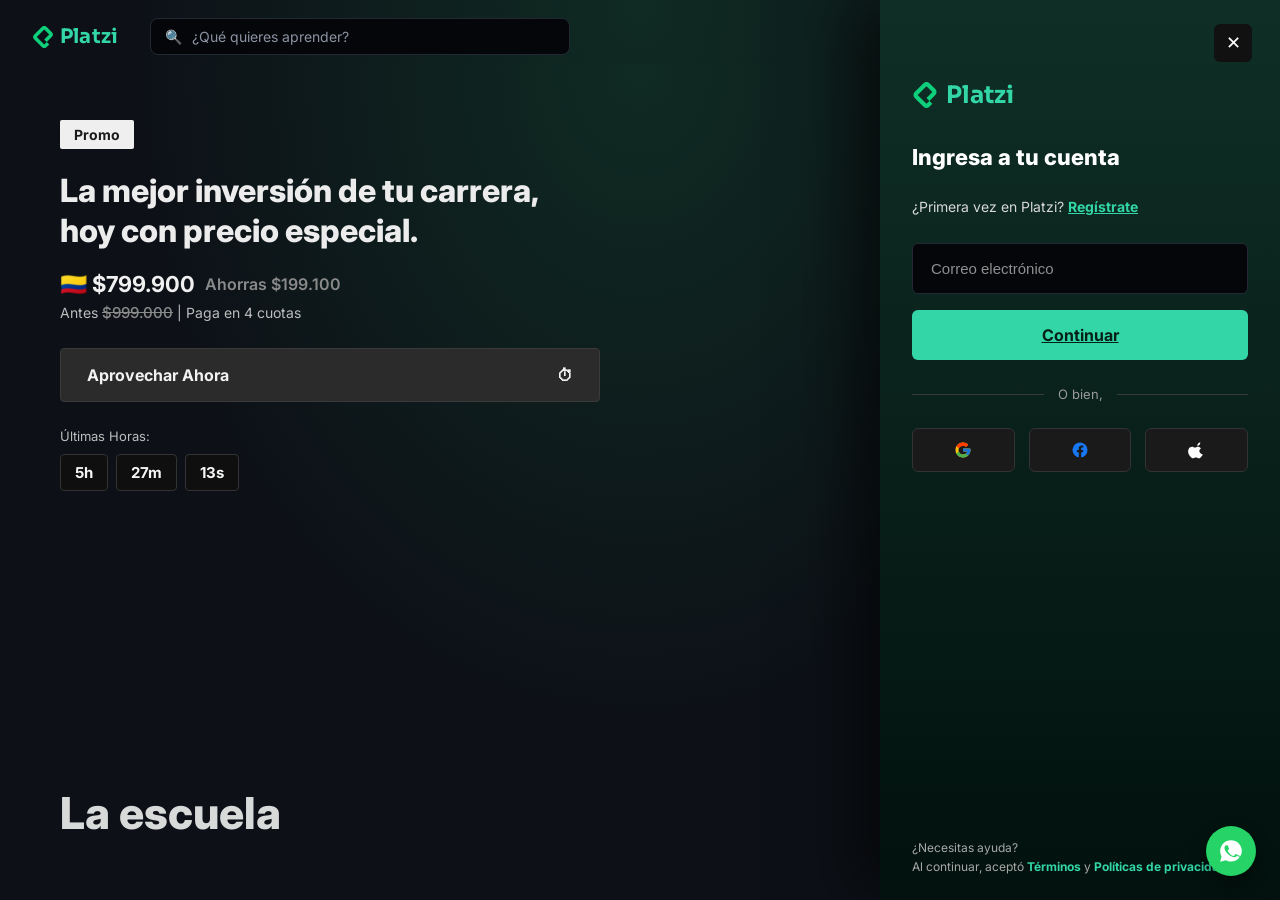
<file: login.html>
<!DOCTYPE html>
<html lang="es">
<head>
<meta charset="UTF-8">
<title>Platzi - Login</title>
<link rel="preconnect" href="https://fonts.googleapis.com">
<link rel="preconnect" href="https://fonts.gstatic.com" crossorigin>
<link href="https://fonts.googleapis.com/css2?family=Sora:wght@400;500;600;700;800&family=Inter:wght@400;500;600;700&display=swap" rel="stylesheet">
<link rel="stylesheet" href="login.css">
</head>
<body>

<div class="page">

  <div class="navbar">
    <div class="logo">
      <svg role="img" viewBox="0 0 24 24" xmlns="http://www.w3.org/2000/svg" id="Platzi--Streamline-Simple-Icons" height="24" width="24">
  <desc>
    Platzi Streamline Icon: https://streamlinehq.com
  </desc>
  <title>Platzi</title>
  <path d="M10.6392 1.127 2.486 9.282a3.842 3.842 0 0 0 0 5.4361l8.1552 8.1552a3.842 3.842 0 0 0 5.4361 0l2.719 -2.718 -2.719 -2.7181 -2.718 2.718 -8.1562 -8.1551 8.1552 -8.1552 5.437 5.4371 -5.437 5.4361 2.718 2.719 5.4371 -5.437a3.842 3.842 0 0 0 0 -5.4372l-5.448 -5.436a3.828 3.828 0 0 0 -5.4252 0z" fill="#0ECF7B" stroke-width="1"></path>
</svg>
      Platzi
    </div>
    <div class="search">
      🔍 <span>¿Qué quieres aprender?</span>
    </div>
    <div class="nav-links">
      <span>Cursos</span>
      <span>Empresas</span>
      <span>Blog</span>
    </div>
  </div>

  <div class="hero">
    <div class="promo-content">
      <span class="promo-tag">Promo</span>
      <h1 class="promo-title">La mejor inversión de tu carrera, hoy con precio especial.</h1>

      <div class="price-line">
        🇨🇴 $799.900 <span class="savings">Ahorras $199.100</span>
      </div>
      <div class="installments">
        Antes <span class="price-old">$999.000</span> | Paga en 4 cuotas
      </div>

      <div class="cta-button">
        <span>Aprovechar Ahora</span>
        <span>⏱</span>
      </div>

      <div class="countdown-label">Últimas Horas:</div>
      <div class="timer">
        <span>5h</span>
        <span>27m</span>
        <span>13s</span>
      </div>
    </div>

    <div class="below-hero">
      <h2>La escuela</h2>
    </div>
  </div>

  <div class="login-panel">
    <button class="close-btn">✕</button>

    <div class="panel-logo">
      <svg role="img" viewBox="0 0 24 24" xmlns="http://www.w3.org/2000/svg" id="Platzi--Streamline-Simple-Icons" height="24" width="24">
  <desc>
    Platzi Streamline Icon: https://streamlinehq.com
  </desc>
  <title>Platzi</title>
  <path d="M10.6392 1.127 2.486 9.282a3.842 3.842 0 0 0 0 5.4361l8.1552 8.1552a3.842 3.842 0 0 0 5.4361 0l2.719 -2.718 -2.719 -2.7181 -2.718 2.718 -8.1562 -8.1551 8.1552 -8.1552 5.437 5.4371 -5.437 5.4361 2.718 2.719 5.4371 -5.437a3.842 3.842 0 0 0 0 -5.4372l-5.448 -5.436a3.828 3.828 0 0 0 -5.4252 0z" fill="#0ECF7B" stroke-width="1"></path>
</svg>
      Platzi
    </div>

    <h2 class="panel-title">Ingresa a tu cuenta</h2>
    <p class="panel-subtitle">¿Primera vez en Platzi? <a href="#">Regístrate</a></p>

    <input class="email-input" type="email" placeholder="Correo electrónico">
    <a href="index.html" class="continue-btn">Continuar</a>

    <div class="divider">O bien,</div>

    <div class="social-row">
      <div class="social-btn">
        <svg viewBox="0 0 48 48"><path fill="#FFC107" d="M43.6 20.5H42V20H24v8h11.3C33.7 32.6 29.3 36 24 36c-6.6 0-12-5.4-12-12s5.4-12 12-12c3.1 0 5.9 1.2 8 3.1l5.7-5.7C34.5 6.2 29.5 4 24 4 12.9 4 4 12.9 4 24s8.9 20 20 20 20-8.9 20-20c0-1.3-.1-2.7-.4-3.5z"/><path fill="#FF3D00" d="M6.3 14.7l6.6 4.8C14.5 16 18.9 13 24 13c3.1 0 5.9 1.2 8 3.1l5.7-5.7C34.5 6.2 29.5 4 24 4c-7.5 0-14 4.2-17.7 10.7z"/><path fill="#4CAF50" d="M24 44c5.4 0 10.3-2.1 13.9-5.4l-6.4-5.4C29.4 34.7 26.8 36 24 36c-5.3 0-9.7-3.4-11.3-8.1l-6.6 5.1C9.9 39.7 16.4 44 24 44z"/><path fill="#1976D2" d="M43.6 20.5H42V20H24v8h11.3c-.8 2.3-2.3 4.2-4.2 5.5l6.4 5.4C39.9 36.5 44 30.9 44 24c0-1.3-.1-2.7-.4-3.5z"/></svg>
      </div>
      <div class="social-btn">
        <svg viewBox="0 0 24 24" fill="#1877F2"><path d="M22 12a10 10 0 1 0-11.6 9.9v-7H7.9V12h2.5V9.8c0-2.5 1.5-3.9 3.8-3.9 1.1 0 2.2.2 2.2.2v2.4h-1.3c-1.2 0-1.6.8-1.6 1.6V12h2.8l-.4 2.9h-2.4v7A10 10 0 0 0 22 12z"/></svg>
      </div>
      <div class="social-btn">
        <svg viewBox="0 0 24 24" fill="#ffffff"><path d="M16.4 1.9c.1 1.1-.3 2.2-1 3-.7.8-1.9 1.5-3 1.4-.1-1.1.4-2.2 1-3 .7-.8 2-1.4 3-1.4zM20 17.2c-.5 1.2-.8 1.7-1.5 2.7-1 1.4-2.3 3.2-4 3.2-1.5 0-1.9-1-4-1s-2.5 1-4 1c-1.7 0-2.9-1.6-4-3-1.9-2.4-3.4-6.8-1.4-9.8.9-1.5 2.6-2.5 4.3-2.5 1.5 0 2.4 1 3.9 1 1.5 0 2.2-1 4-1 1.5 0 3 .8 4 2.2-3.5 2-2.9 6.8 2.7 8.2z"/></svg>
      </div>
    </div>

    <div class="panel-footer">
      ¿Necesitas ayuda?<br>
      Al continuar, aceptó <a href="#">Términos</a> y <a href="#">Políticas de privacidad.</a>
    </div>

    <div class="whatsapp-fab">
      <svg viewBox="0 0 24 24"><path d="M12 2C6.5 2 2 6.5 2 12c0 1.8.5 3.5 1.3 5L2 22l5.2-1.4c1.4.8 3.1 1.2 4.8 1.2 5.5 0 10-4.5 10-10S17.5 2 12 2zm5.9 14.2c-.2.7-1.4 1.3-2 1.4-.5.1-1.2.1-1.9-.1-.4-.1-1-.3-1.7-.6-3-1.3-4.9-4.3-5.1-4.5-.1-.2-1.2-1.6-1.2-3s.7-2.1 1-2.4c.3-.3.6-.4.8-.4h.6c.2 0 .5 0 .7.5.3.7.9 2.2 1 2.4.1.2.1.4 0 .6-.1.2-.2.4-.4.6-.2.2-.4.5-.5.6-.2.2-.4.4-.2.8.2.4 1 1.6 2.1 2.6 1.4 1.3 2.6 1.7 3 1.9.4.2.6.1.8-.1.2-.2.9-1 1.1-1.4.2-.4.5-.3.8-.2.3.1 2 1 2.4 1.1.4.2.6.3.7.5.1.2.1.9-.1 1.6z"/></svg>
    </div>

  </div>

</div>

</body>
</html>
</file>
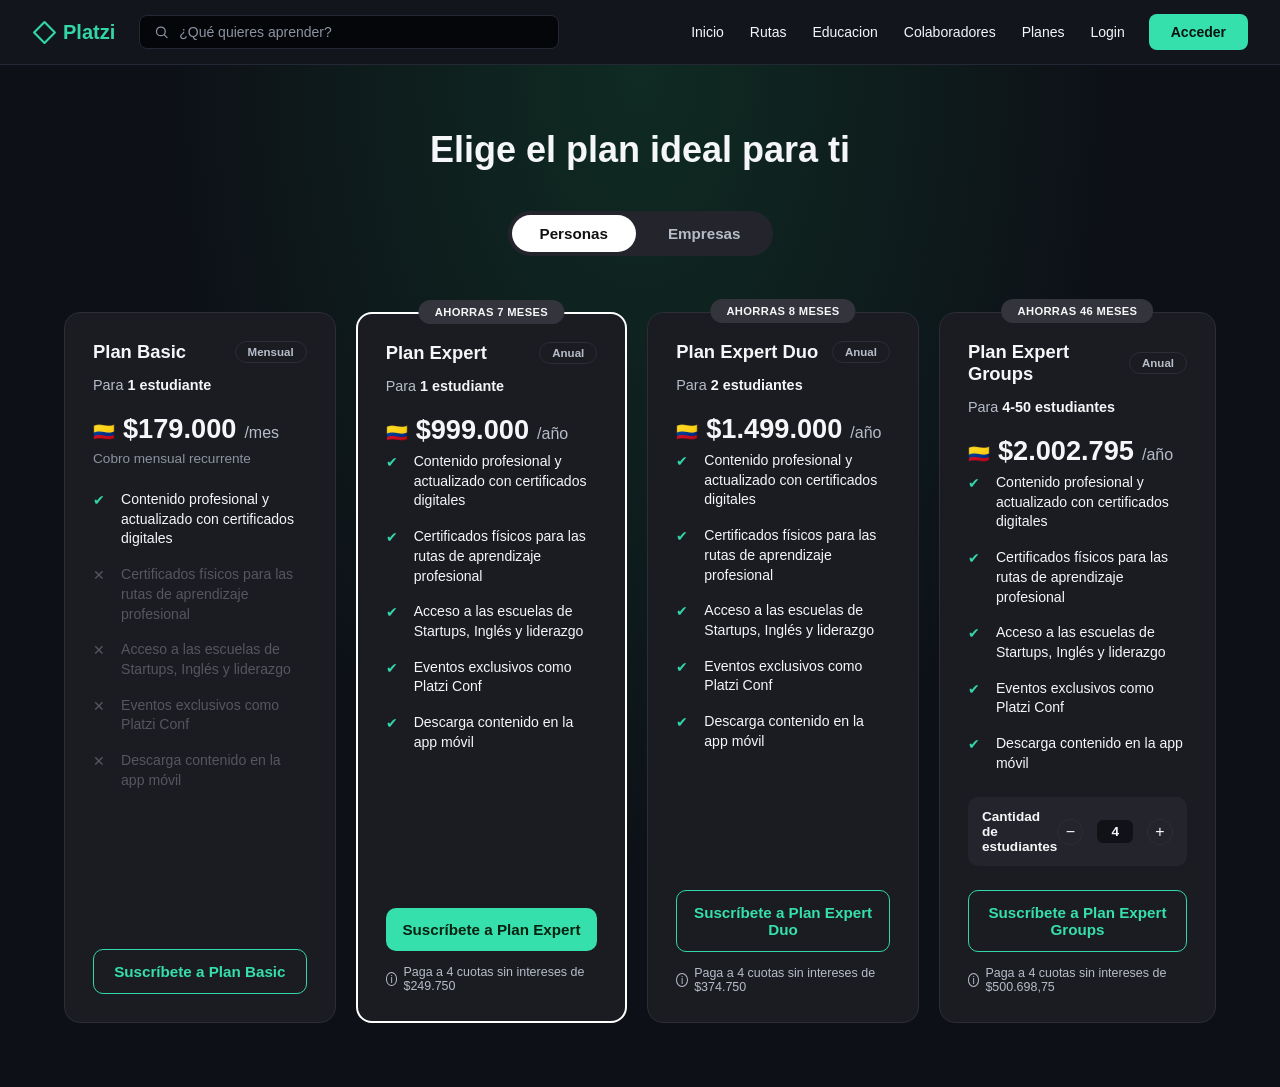
<file: planes.html>
<!DOCTYPE html>
<html lang="es">

<head>
    <meta charset="UTF-8">
    <meta name="viewport" content="width=device-width, initial-scale=1.0">
    <title>Planes</title>
    <link rel="stylesheet" href="planes.css">
</head>

<body>
    <header class="header">
    <div class="header__inner">
      <a href="#" class="logo">
        <svg class="logo__icon" width="22" height="22" viewBox="0 0 24 24" fill="none" xmlns="http://www.w3.org/2000/svg">
          <path d="M12 2L2 12L12 22L22 12L12 2Z" stroke="#33D6A6" stroke-width="2" stroke-linejoin="round"/>
        </svg>
        Platzi
      </a>

      <div class="searchbar">
        <svg width="16" height="16" viewBox="0 0 24 24" fill="none" xmlns="http://www.w3.org/2000/svg">
          <circle cx="11" cy="11" r="7" stroke="#8b93a1" stroke-width="2"/>
          <path d="M21 21L16.65 16.65" stroke="#8b93a1" stroke-width="2" stroke-linecap="round"/>
        </svg>
        <input type="text" placeholder="¿Qué quieres aprender?">
      </div>

      <nav class="nav">
        <a href="index.html">Inicio</a>
        <a href="rutas.html">Rutas</a>
        <a href="educacion.html">Educacion</a>
        <a href="colaboradores.html">Colaboradores</a>
        <a href="planes.html">Planes</a>
        <a href="login.html">Login</a>
      </nav>

      <a href="login.html" class="btn btn--primary">Acceder</a>
    </div>
  </header>

    <div class="page">
        <h1 class="title">Elige el plan ideal para ti</h1>

        <div class="toggle-wrap">
            <div class="toggle">
                <button id="btn-personas" class="active" onclick="showView('personas')">Personas</button>
                <button id="btn-empresas" onclick="showView('empresas')">Empresas</button>
            </div>
        </div>

        <!-- PERSONAS VIEW -->
        <div id="view-personas" class="view active">
            <div class="plans-grid">

                <!-- Plan Basic -->
                <div class="plan-card">
                    <div class="plan-head">
                        <span class="plan-name">Plan Basic</span>
                        <span class="plan-tag">Mensual</span>
                    </div>
                    <div class="plan-audience">Para <strong>1 estudiante</strong></div>
                    <div class="plan-price"><span class="flag">🇨🇴</span>$179.000<span class="price-period">/mes</span>
                    </div>
                    <div class="plan-subnote">Cobro mensual recurrente</div>
                    <ul class="feature-list">
                        <li><span class="icon check">✔</span>Contenido profesional y actualizado con certificados
                            digitales</li>
                        <li class="disabled"><span class="icon cross">✕</span>Certificados físicos para las rutas de
                            aprendizaje profesional</li>
                        <li class="disabled"><span class="icon cross">✕</span>Acceso a las escuelas de Startups, Inglés
                            y liderazgo</li>
                        <li class="disabled"><span class="icon cross">✕</span>Eventos exclusivos como Platzi Conf</li>
                        <li class="disabled"><span class="icon cross">✕</span>Descarga contenido en la app móvil</li>
                    </ul>
                    <button class="cta-btn">Suscríbete a Plan Basic</button>
                </div>

                <!-- Plan Expert -->
                <div class="plan-card featured">
                    <div class="badge">AHORRAS 7 MESES</div>
                    <div class="plan-head">
                        <span class="plan-name">Plan Expert</span>
                        <span class="plan-tag">Anual</span>
                    </div>
                    <div class="plan-audience">Para <strong>1 estudiante</strong></div>
                    <div class="plan-price"><span class="flag">🇨🇴</span>$999.000<span class="price-period">/año</span>
                    </div>
                    <ul class="feature-list">
                        <li><span class="icon check">✔</span>Contenido profesional y actualizado con certificados
                            digitales</li>
                        <li><span class="icon check">✔</span>Certificados físicos para las rutas de aprendizaje
                            profesional</li>
                        <li><span class="icon check">✔</span>Acceso a las escuelas de Startups, Inglés y liderazgo</li>
                        <li><span class="icon check">✔</span>Eventos exclusivos como Platzi Conf</li>
                        <li><span class="icon check">✔</span>Descarga contenido en la app móvil</li>
                    </ul>
                    <button class="cta-btn solid">Suscríbete a Plan Expert</button>
                    <div class="installments"><span class="info-icon">i</span>Paga a 4 cuotas sin intereses de $249.750
                    </div>
                </div>

                <!-- Plan Expert Duo -->
                <div class="plan-card">
                    <div class="badge">AHORRAS 8 MESES</div>
                    <div class="plan-head">
                        <span class="plan-name">Plan Expert Duo</span>
                        <span class="plan-tag">Anual</span>
                    </div>
                    <div class="plan-audience">Para <strong>2 estudiantes</strong></div>
                    <div class="plan-price"><span class="flag">🇨🇴</span>$1.499.000<span
                            class="price-period">/año</span></div>
                    <ul class="feature-list">
                        <li><span class="icon check">✔</span>Contenido profesional y actualizado con certificados
                            digitales</li>
                        <li><span class="icon check">✔</span>Certificados físicos para las rutas de aprendizaje
                            profesional</li>
                        <li><span class="icon check">✔</span>Acceso a las escuelas de Startups, Inglés y liderazgo</li>
                        <li><span class="icon check">✔</span>Eventos exclusivos como Platzi Conf</li>
                        <li><span class="icon check">✔</span>Descarga contenido en la app móvil</li>
                    </ul>
                    <button class="cta-btn">Suscríbete a Plan Expert Duo</button>
                    <div class="installments"><span class="info-icon">i</span>Paga a 4 cuotas sin intereses de $374.750
                    </div>
                </div>

                <!-- Plan Expert Groups -->
                <div class="plan-card">
                    <div class="badge">AHORRAS 46 MESES</div>
                    <div class="plan-head">
                        <span class="plan-name">Plan Expert Groups</span>
                        <span class="plan-tag">Anual</span>
                    </div>
                    <div class="plan-audience">Para <strong>4-50 estudiantes</strong></div>
                    <div class="plan-price"><span class="flag">🇨🇴</span><span id="groups-price">$2.002.795</span><span
                            class="price-period">/año</span></div>
                    <ul class="feature-list">
                        <li><span class="icon check">✔</span>Contenido profesional y actualizado con certificados
                            digitales</li>
                        <li><span class="icon check">✔</span>Certificados físicos para las rutas de aprendizaje
                            profesional</li>
                        <li><span class="icon check">✔</span>Acceso a las escuelas de Startups, Inglés y liderazgo</li>
                        <li><span class="icon check">✔</span>Eventos exclusivos como Platzi Conf</li>
                        <li><span class="icon check">✔</span>Descarga contenido en la app móvil</li>
                    </ul>
                    <div class="qty-control">
                        <span>Cantidad de estudiantes</span>
                        <div class="qty-buttons">
                            <button onclick="changeQty(-1)">−</button>
                            <span class="qty-value" id="qty-value">4</span>
                            <button onclick="changeQty(1)">+</button>
                        </div>
                    </div>
                    <button class="cta-btn">Suscríbete a Plan Expert Groups</button>
                    <div class="installments"><span class="info-icon">i</span>Paga a 4 cuotas sin intereses de
                        $500.698,75</div>
                </div>

            </div>
        </div>

        <!-- EMPRESAS VIEW -->
        <div id="view-empresas" class="view">
            <h1 class="title" style="margin-bottom: 40px;">Calcula el precio de tu plan según los objetivos de tu
                empresa</h1>
            <div class="enterprise-wrap">
                <div class="enterprise-card">
                    <h2>Enterprise</h2>
                    <p class="subtitle">Ideal para empresas que necesitan una implementación personalizada.</p>
                    <div class="icon-badge">$</div>
                    <p class="callout">¡Más licencias, menor precio!</p>
                    <button class="cta-btn solid">¡Hablemos!</button>
                    <ul class="enterprise-features">
                        <li><span class="icon check">✔</span>Dashboard con reportes por equipos y empleados.</li>
                        <li><span class="icon check">✔</span>Administra el acceso de tus empleados.</li>
                        <li><span class="icon check">✔</span>Planes de estudio personalizados, basado en los objetivos
                            de tu empresa.</li>
                        <li><span class="icon check">✔</span>Clases en vivo.</li>
                        <li><span class="icon check">✔</span>Evalúa el conocimiento técnico de tus empleados.</li>
                        <li><span class="icon check">✔</span>Asistencia personalizada por parte de uno de nuestros
                            especialistas.</li>
                        <li><span class="icon check">✔</span>Acceso al API de integraciones.</li>
                        <li><span class="icon check">✔</span>Acceso con SSO.</li>
                    </ul>
                </div>
            </div>
            <p class="footnote">Servicio SaaS excluido de IVA (Art. 476 E.T.)</p>
        </div>

    </div>

    <script>
        function showView(view) {
            document.getElementById('view-personas').classList.toggle('active', view === 'personas');
            document.getElementById('view-empresas').classList.toggle('active', view === 'empresas');
            document.getElementById('btn-personas').classList.toggle('active', view === 'personas');
            document.getElementById('btn-empresas').classList.toggle('active', view === 'empresas');
        }

        let qty = 4;
        const basePricePerStudent = 500698.75;
        function changeQty(delta) {
            const next = qty + delta;
            if (next < 4 || next > 50) return;
            qty = next;
            document.getElementById('qty-value').textContent = qty;
            const total = Math.round(basePricePerStudent * qty);
            document.getElementById('groups-price').textContent = '$' + total.toLocaleString('es-CO');
        }
    </script>

</body>

</html>
</file>
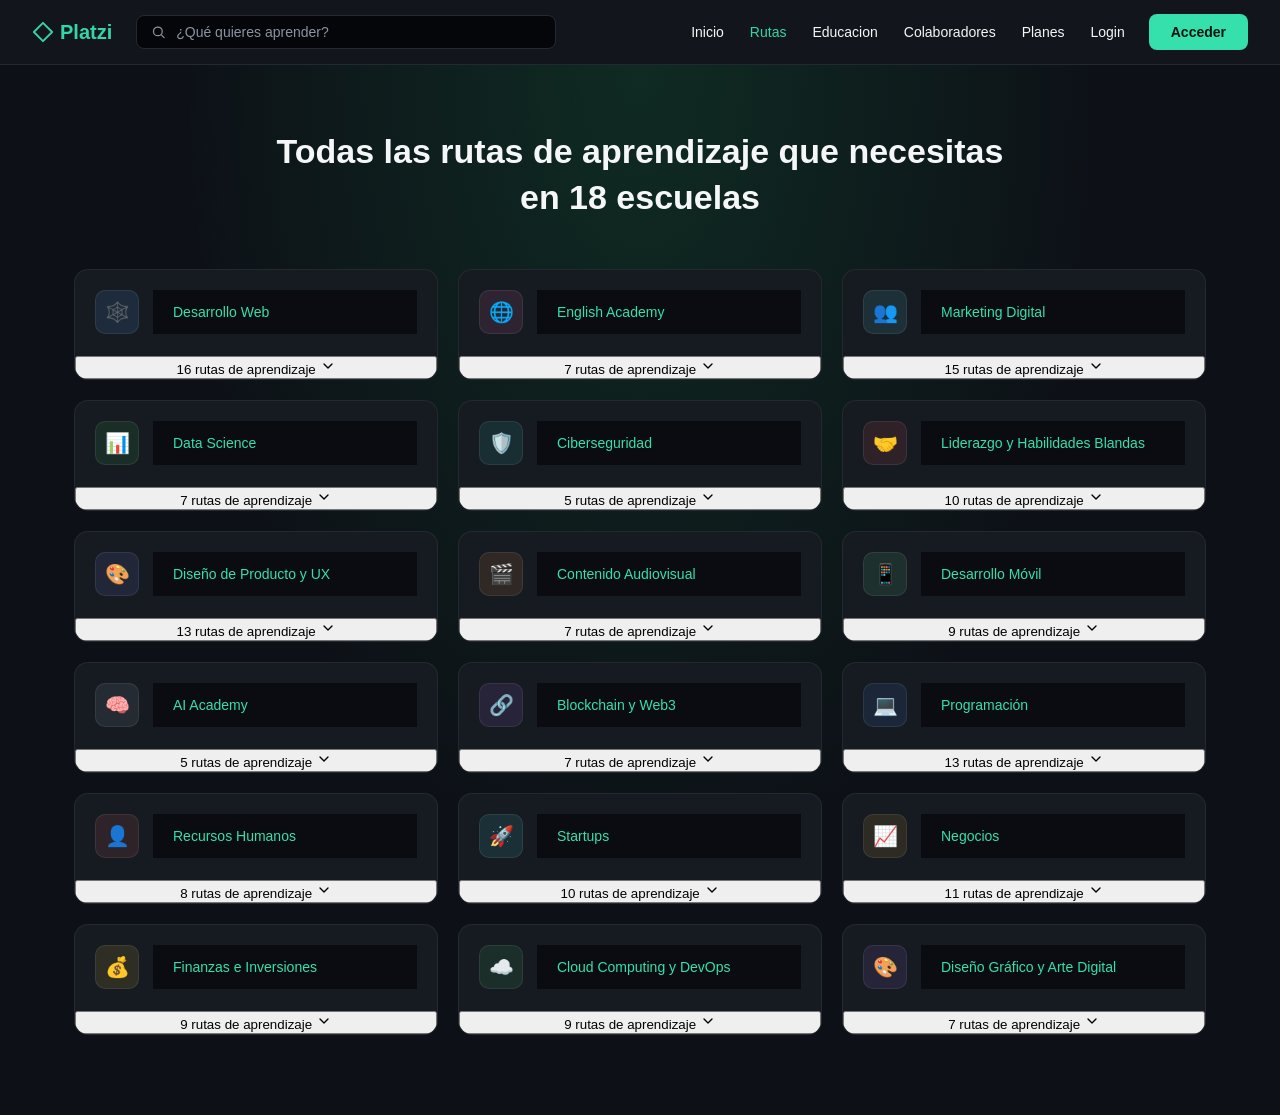
<file: rutas.html>
<!DOCTYPE html>
<html lang="es">
<head>
  <meta charset="UTF-8">
  <meta name="viewport" content="width=device-width, initial-scale=1.0">
  <title>Rutas de aprendizaje</title>
  <link rel="stylesheet" href="rutas.css">
</head>
<body>
  <header class="header">
    <div class="header__inner">
      <a href="index.html" class="logo">
        <svg class="logo__icon" width="22" height="22" viewBox="0 0 24 24" fill="none" xmlns="http://www.w3.org/2000/svg">
          <path d="M12 2L2 12L12 22L22 12L12 2Z" stroke="#33D6A6" stroke-width="2" stroke-linejoin="round"/>
        </svg>
        Platzi
      </a>

      <div class="searchbar">
        <svg width="16" height="16" viewBox="0 0 24 24" fill="none" xmlns="http://www.w3.org/2000/svg">
          <circle cx="11" cy="11" r="7" stroke="#8b93a1" stroke-width="2"/>
          <path d="M21 21L16.65 16.65" stroke="#8b93a1" stroke-width="2" stroke-linecap="round"/>
        </svg>
        <input type="text" placeholder="¿Qué quieres aprender?">
      </div>

      <nav class="nav">
        <a href="index.html">Inicio</a>
        <a href="rutas.html" class="active">Rutas</a>
        <a href="educacion.html">Educacion</a>
        <a href="colaboradores.html">Colaboradores</a>
        <a href="planes.html">Planes</a>
        <a href="login.html">Login</a>
      </nav>

      <a href="login.html" class="btn btn--primary">Acceder</a>
    </div>
  </header>

  <section class="rutas-section">
    <h1 class="rutas-title">
      Todas las rutas de aprendizaje que necesitas<br>
      en 18 escuelas
    </h1>

    <div class="rutas-grid">

      <div class="ruta-card">
        <div class="ruta-header">
          <div class="ruta-icon icon-blue">🕸️</div>
          <h2 class="ruta-nombre">Desarrollo Web</h2>
        </div>
        <button class="ruta-footer">
          <span>16 rutas de aprendizaje</span>
          <svg class="chevron" viewBox="0 0 24 24"><path d="M6 9l6 6 6-6"/></svg>
        </button>
      </div>

      <div class="ruta-card">
        <div class="ruta-header">
          <div class="ruta-icon icon-pink">🌐</div>
          <h2 class="ruta-nombre">English Academy</h2>
        </div>
        <button class="ruta-footer">
          <span>7 rutas de aprendizaje</span>
          <svg class="chevron" viewBox="0 0 24 24"><path d="M6 9l6 6 6-6"/></svg>
        </button>
      </div>

      <div class="ruta-card">
        <div class="ruta-header">
          <div class="ruta-icon icon-cyan">👥</div>
          <h2 class="ruta-nombre">Marketing Digital</h2>
        </div>
        <button class="ruta-footer">
          <span>15 rutas de aprendizaje</span>
          <svg class="chevron" viewBox="0 0 24 24"><path d="M6 9l6 6 6-6"/></svg>
        </button>
      </div>

      <div class="ruta-card">
        <div class="ruta-header">
          <div class="ruta-icon icon-green">📊</div>
          <h2 class="ruta-nombre">Data Science</h2>
        </div>
        <button class="ruta-footer">
          <span>7 rutas de aprendizaje</span>
          <svg class="chevron" viewBox="0 0 24 24"><path d="M6 9l6 6 6-6"/></svg>
        </button>
      </div>

      <div class="ruta-card">
        <div class="ruta-header">
          <div class="ruta-icon icon-teal">🛡️</div>
          <h2 class="ruta-nombre">Ciberseguridad</h2>
        </div>
        <button class="ruta-footer">
          <span>5 rutas de aprendizaje</span>
          <svg class="chevron" viewBox="0 0 24 24"><path d="M6 9l6 6 6-6"/></svg>
        </button>
      </div>

      <div class="ruta-card">
        <div class="ruta-header">
          <div class="ruta-icon icon-red">🤝</div>
          <h2 class="ruta-nombre">Liderazgo y Habilidades Blandas</h2>
        </div>
        <button class="ruta-footer">
          <span>10 rutas de aprendizaje</span>
          <svg class="chevron" viewBox="0 0 24 24"><path d="M6 9l6 6 6-6"/></svg>
        </button>
      </div>

      <div class="ruta-card">
        <div class="ruta-header">
          <div class="ruta-icon icon-indigo">🎨</div>
          <h2 class="ruta-nombre">Diseño de Producto y UX</h2>
        </div>
        <button class="ruta-footer">
          <span>13 rutas de aprendizaje</span>
          <svg class="chevron" viewBox="0 0 24 24"><path d="M6 9l6 6 6-6"/></svg>
        </button>
      </div>

      <div class="ruta-card">
        <div class="ruta-header">
          <div class="ruta-icon icon-orange">🎬</div>
          <h2 class="ruta-nombre">Contenido Audiovisual</h2>
        </div>
        <button class="ruta-footer">
          <span>7 rutas de aprendizaje</span>
          <svg class="chevron" viewBox="0 0 24 24"><path d="M6 9l6 6 6-6"/></svg>
        </button>
      </div>

      <div class="ruta-card">
        <div class="ruta-header">
          <div class="ruta-icon icon-green2">📱</div>
          <h2 class="ruta-nombre">Desarrollo Móvil</h2>
        </div>
        <button class="ruta-footer">
          <span>9 rutas de aprendizaje</span>
          <svg class="chevron" viewBox="0 0 24 24"><path d="M6 9l6 6 6-6"/></svg>
        </button>
      </div>

      <div class="ruta-card">
        <div class="ruta-header">
          <div class="ruta-icon icon-slate">🧠</div>
          <h2 class="ruta-nombre">AI Academy</h2>
        </div>
        <button class="ruta-footer">
          <span>5 rutas de aprendizaje</span>
          <svg class="chevron" viewBox="0 0 24 24"><path d="M6 9l6 6 6-6"/></svg>
        </button>
      </div>

      <div class="ruta-card">
        <div class="ruta-header">
          <div class="ruta-icon icon-purple">🔗</div>
          <h2 class="ruta-nombre">Blockchain y Web3</h2>
        </div>
        <button class="ruta-footer">
          <span>7 rutas de aprendizaje</span>
          <svg class="chevron" viewBox="0 0 24 24"><path d="M6 9l6 6 6-6"/></svg>
        </button>
      </div>

      <div class="ruta-card">
        <div class="ruta-header">
          <div class="ruta-icon icon-blue2">💻</div>
          <h2 class="ruta-nombre">Programación</h2>
        </div>
        <button class="ruta-footer">
          <span>13 rutas de aprendizaje</span>
          <svg class="chevron" viewBox="0 0 24 24"><path d="M6 9l6 6 6-6"/></svg>
        </button>
      </div>

      <div class="ruta-card">
        <div class="ruta-header">
          <div class="ruta-icon icon-red2">👤</div>
          <h2 class="ruta-nombre">Recursos Humanos</h2>
        </div>
        <button class="ruta-footer">
          <span>8 rutas de aprendizaje</span>
          <svg class="chevron" viewBox="0 0 24 24"><path d="M6 9l6 6 6-6"/></svg>
        </button>
      </div>

      <div class="ruta-card">
        <div class="ruta-header">
          <div class="ruta-icon icon-cyan2">🚀</div>
          <h2 class="ruta-nombre">Startups</h2>
        </div>
        <button class="ruta-footer">
          <span>10 rutas de aprendizaje</span>
          <svg class="chevron" viewBox="0 0 24 24"><path d="M6 9l6 6 6-6"/></svg>
        </button>
      </div>

      <div class="ruta-card">
        <div class="ruta-header">
          <div class="ruta-icon icon-amber">📈</div>
          <h2 class="ruta-nombre">Negocios</h2>
        </div>
        <button class="ruta-footer">
          <span>11 rutas de aprendizaje</span>
          <svg class="chevron" viewBox="0 0 24 24"><path d="M6 9l6 6 6-6"/></svg>
        </button>
      </div>

      <div class="ruta-card">
        <div class="ruta-header">
          <div class="ruta-icon icon-yellow">💰</div>
          <h2 class="ruta-nombre">Finanzas e Inversiones</h2>
        </div>
        <button class="ruta-footer">
          <span>9 rutas de aprendizaje</span>
          <svg class="chevron" viewBox="0 0 24 24"><path d="M6 9l6 6 6-6"/></svg>
        </button>
      </div>

      <div class="ruta-card">
        <div class="ruta-header">
          <div class="ruta-icon icon-green3">☁️</div>
          <h2 class="ruta-nombre">Cloud Computing y DevOps</h2>
        </div>
        <button class="ruta-footer">
          <span>9 rutas de aprendizaje</span>
          <svg class="chevron" viewBox="0 0 24 24"><path d="M6 9l6 6 6-6"/></svg>
        </button>
      </div>

      <div class="ruta-card">
        <div class="ruta-header">
          <div class="ruta-icon icon-violet">🎨</div>
          <h2 class="ruta-nombre">Diseño Gráfico y Arte Digital</h2>
        </div>
        <button class="ruta-footer">
          <span>7 rutas de aprendizaje</span>
          <svg class="chevron" viewBox="0 0 24 24"><path d="M6 9l6 6 6-6"/></svg>
        </button>
      </div>

    </div>
  </section>

</body>
</html>
</file>
<file: index.css>
:root {
  --bg-dark: #0d1117;
  --bg-header: #12151c;
  --bg-hero-start: #0d1117;
  --bg-hero-end: #0f2b23;
  --green: #33d6a6;
  --green-bright: #35e0ac;
  --text-primary: #f5f6f8;
  --text-secondary: #b6bdc9;
  --text-muted: #8b93a1;
  --border-subtle: #232834;
  --footer-bg: #0a0c11;
}

* {
  margin: 0;
  padding: 0;
  box-sizing: border-box;
}

body {
  font-family: -apple-system, BlinkMacSystemFont, 'Segoe UI', Roboto, Helvetica, Arial, sans-serif;
  background: var(--bg-dark);
  color: var(--text-primary);
}

a {
  text-decoration: none;
  color: inherit;
}

ul {
  list-style: none;
}

/* HEADER */
.header {
  background: var(--bg-header);
  border-bottom: 1px solid var(--border-subtle);
  position: sticky;
  top: 0;
  z-index: 100;
}

.header__inner {
  max-width: 1300px;
  margin: 0 auto;
  padding: 14px 32px;
  display: flex;
  align-items: center;
  gap: 24px;
}

.logo {
  display: flex;
  align-items: center;
  gap: 6px;
  font-size: 20px;
  font-weight: 700;
  color: var(--green);
  white-space: nowrap;
}

.searchbar {
  display: flex;
  align-items: center;
  gap: 10px;
  background: #05060a;
  border: 1px solid var(--border-subtle);
  border-radius: 8px;
  padding: 8px 14px;
  flex: 1;
  max-width: 420px;
}

.searchbar input {
  background: transparent;
  border: none;
  outline: none;
  color: var(--text-primary);
  font-size: 14px;
  width: 100%;
}

.searchbar input::placeholder {
  color: var(--text-muted);
}

.nav {
  display: flex;
  align-items: center;
  gap: 26px;
  margin-left: auto;
  font-size: 14px;
  font-weight: 500;
  color: var(--text-primary);
}

.nav a:hover {
  color: var(--green);
}

.btn {
  border-radius: 8px;
  padding: 10px 22px;
  font-size: 14px;
  font-weight: 700;
  white-space: nowrap;
  border: none;
  cursor: pointer;
}

.btn--primary {
  background: var(--green-bright);
  color: #05130f;
}

.btn--primary:hover {
  background: #4de6ba;
}

/* HERO */
.hero {
  background: radial-gradient(ellipse at top, var(--bg-hero-end) 0%, var(--bg-hero-start) 55%);
  padding: 96px 32px 72px;
  text-align: center;
}

.hero__inner {
  max-width: 760px;
  margin: 0 auto;
}

.hero__title {
  font-size: 42px;
  font-weight: 600;
  line-height: 1.25;
  color: var(--text-primary);
}

.hero__title--accent {
  display: block;
  color: var(--green);
}

.hero__subtitle {
  margin-top: 24px;
  font-size: 17px;
  line-height: 1.6;
  color: var(--text-secondary);
}

.hero__question {
  margin-top: 40px;
  font-size: 16px;
  color: var(--text-primary);
}

.hero__searchbox {
  margin-top: 16px;
  display: flex;
  align-items: center;
  background: #05060a;
  border: 1px solid var(--green);
  border-radius: 10px;
  padding: 14px 18px;
  box-shadow: 0 0 0 3px rgba(51, 214, 166, 0.12);
}

.hero__searchbox input {
  flex: 1;
  background: transparent;
  border: none;
  outline: none;
  color: var(--text-primary);
  font-size: 15px;
}

.hero__searchbox input::placeholder {
  color: var(--text-muted);
}

.hero__searchbox-btn {
  background: transparent;
  border: none;
  cursor: pointer;
  display: flex;
  align-items: center;
  justify-content: center;
}

.hero__footnote {
  margin-top: 20px;
  font-size: 14px;
  color: var(--text-secondary);
  line-height: 1.6;
}

.hero__footnote a {
  color: var(--text-primary);
  font-weight: 600;
  text-decoration: underline;
}

/* FOOTER */
.footer {
  background: var(--footer-bg);
  padding: 56px 32px 0;
}

.footer__main {
  max-width: 1300px;
  margin: 0 auto;
  display: grid;
  grid-template-columns: 1fr 1.4fr 1.4fr 1.2fr 1.2fr;
  gap: 24px;
  padding-bottom: 40px;
}

.footer__logo {
  align-self: start;
}

.footer__col h4 {
  font-size: 14px;
  color: var(--text-muted);
  font-weight: 600;
  margin-bottom: 16px;
}

.footer__col-title--spaced {
  margin-top: 28px;
}

.footer__col ul li {
  margin-bottom: 12px;
}

.footer__col ul li a {
  font-size: 14px;
  color: var(--text-secondary);
}

.footer__col ul li a:hover {
  color: var(--green);
}

/* BADGES */
.footer__badges {
  max-width: 1300px;
  margin: 0 auto;
  border-top: 1px solid var(--border-subtle);
  padding: 32px 0;
  display: grid;
  grid-template-columns: auto repeat(5, 1fr);
  align-items: center;
  gap: 24px;
}

.footer__badges-label {
  font-size: 13px;
  color: var(--text-muted);
  white-space: nowrap;
}

.badge {
  display: flex;
  flex-direction: column;
  gap: 6px;
}

.badge__brand {
  font-weight: 700;
  font-size: 18px;
  color: var(--text-primary);
}

.badge__brand--time {
  font-family: Georgia, serif;
  letter-spacing: -0.5px;
}

.badge__brand--yc {
  font-size: 14px;
  display: flex;
  align-items: center;
  gap: 8px;
}

.badge__yc-icon {
  background: var(--text-primary);
  color: #0a0c11;
  font-weight: 800;
  padding: 2px 8px;
  border-radius: 3px;
  font-size: 13px;
}

.badge__brand--ey {
  color: #ffe600;
  font-size: 20px;
  font-style: italic;
}

.badge__brand--forbes {
  font-family: Georgia, serif;
  font-size: 18px;
}

.badge__brand--globe {
  color: var(--text-primary);
  display: flex;
  align-items: center;
}

/* WHATSAPP FLOATING BUTTON */
.whatsapp-fab {
  position: fixed;
  bottom: 24px;
  right: 24px;
  width: 52px;
  height: 52px;
  border-radius: 50%;
  background: #25d366;
  display: flex;
  align-items: center;
  justify-content: center;
  box-shadow: 0 6px 18px rgba(0, 0, 0, 0.4);
  z-index: 200;
  transition: transform 0.2s ease;
}

.whatsapp-fab:hover {
  transform: scale(1.08);
}

.badge__text {
  font-size: 12px;
  color: var(--text-muted);
  line-height: 1.5;
}

/* BOTTOM BAR */
.footer__bottom {
  max-width: 1300px;
  margin: 0 auto;
  border-top: 1px solid var(--border-subtle);
  padding: 24px 0 32px;
  display: flex;
  justify-content: space-between;
  align-items: center;
  font-size: 14px;
  color: var(--text-secondary);
}

.heart {
  filter: hue-rotate(0deg);
}

.footer__socials {
  display: flex;
  gap: 16px;
}

.footer__socials a {
  width: 34px;
  height: 34px;
  border-radius: 50%;
  background: #1a1e27;
  display: flex;
  align-items: center;
  justify-content: center;
  font-size: 11px;
  font-weight: 700;
  color: var(--text-secondary);
}

.footer__socials a:hover {
  background: var(--green);
  color: #05130f;
}

/* RESPONSIVE */
@media (max-width: 900px) {
  .nav {
    display: none;
  }
  .searchbar {
    max-width: none;
  }
  .footer__main {
    grid-template-columns: 1fr 1fr;
  }
  .footer__badges {
    grid-template-columns: 1fr 1fr;
  }
  .hero__title {
    font-size: 30px;
  }
}

@media (max-width: 560px) {
  .footer__main {
    grid-template-columns: 1fr;
  }
  .footer__badges {
    grid-template-columns: 1fr;
  }
  .footer__bottom {
    flex-direction: column;
    gap: 16px;
  }
}
</file>
<file: colaboradores.css>
:root {
  --bg-dark: #0d1117;
  --bg-darker: #12151c;
  --bg-header: #12151c;
  --bg-hero-start: #0d1117;
  --bg-hero-end: #0f2b23;
  --green: #33d6a6;
  --green-bright: #35e0ac;
  --text-primary: #f5f6f8;
  --text-white: var(--text-primary);
  --text-secondary: #b6bdc9;
  --text-muted: #8b93a1;
  --teal: #12c9c9;
  --border-color: rgba(255,255,255,0.08);
  --section-bg: radial-gradient(ellipse at top, var(--bg-hero-end) 0%, var(--bg-hero-start) 55%);
}

* { box-sizing: border-box; margin: 0; padding: 0; }

body {
  font-family: 'Segoe UI', -apple-system, BlinkMacSystemFont, 'Helvetica Neue', Arial, sans-serif;
  background: radial-gradient(ellipse at top, var(--bg-hero-end) 0%, var(--bg-hero-start) 55%);
  color: var(--text-primary);
}

/* ---------- NAVBAR ---------- */
header.navbar {
  display: flex;
  align-items: center;
  justify-content: space-between;
  padding: 16px 40px;
  background: var(--bg-darker);
  border-bottom: 1px solid var(--border-color);
  gap: 24px;
  flex-wrap: wrap;
}

.logo {
  display: flex;
  align-items: center;
  gap: 8px;
  font-size: 22px;
  font-weight: 700;
  color: var(--text-primary);
  flex-shrink: 0;
  text-decoration: none;
}

.logo svg { width: 26px; height: 26px; }

.search-bar {
  flex: 1;
  max-width: 480px;
  display: flex;
  align-items: center;
  background: #05060a;
  border: 1px solid var(--border-color);
  border-radius: 8px;
  padding: 10px 16px;
  gap: 10px;
}

.search-bar input {
  background: transparent;
  border: none;
  outline: none;
  color: var(--text-white);
  font-size: 14px;
  width: 100%;
}

.search-bar input::placeholder { color: var(--text-muted); }

.search-bar svg { flex-shrink: 0; opacity: 0.6; width: 16px; height: 16px; }

nav.links {
  display: flex;
  align-items: center;
  gap: 28px;
}

nav.links a {
  color: var(--text-primary);
  text-decoration: none;
  font-size: 14px;
  font-weight: 600;
  white-space: nowrap;
}

nav.links a:hover { color: var(--green-bright); }

.btn-acceder {
  background: var(--green-bright);
  color: #05130f;
  padding: 10px 22px;
  border-radius: 8px;
  font-weight: 700;
  font-size: 14px;
  text-decoration: none;
  white-space: nowrap;
}

.btn-acceder:hover { filter: brightness(1.05); }

/* ---------- HERO ---------- */
.hero {
  position: relative;
  min-height: 640px;
  display: flex;
  flex-direction: column;
  align-items: center;
  justify-content: center;
  text-align: center;
  padding: 60px 24px 100px;
  overflow: hidden;
  background:
    radial-gradient(ellipse 900px 500px at 50% 0%, rgba(34,197,94,0.25), transparent 70%),
    var(--bg-dark);
}

.hero h1 {
  font-size: 52px;
  font-weight: 500;
  line-height: 1.2;
  max-width: 900px;
}

.hero h1 .accent {
  color: var(--green-bright);
}

.hero p.subtitle {
  margin-top: 24px;
  font-size: 19px;
  color: var(--text-muted);
  max-width: 620px;
  line-height: 1.5;
}

.hero .question {
  margin-top: 40px;
  font-size: 22px;
  color: var(--text-white);
}

.topic-search {
  margin-top: 20px;
  width: 100%;
  max-width: 410px;
  display: flex;
  align-items: center;
  justify-content: space-between;
  background: transparent;
  border: 1px solid var(--green-bright);
  border-radius: 8px;
  padding: 14px 18px;
  box-shadow: 0 0 0 3px rgba(52,227,154,0.12);
}

.topic-search input {
  background: transparent;
  border: none;
  outline: none;
  color: var(--text-white);
  font-size: 16px;
  width: 100%;
}

.topic-search input::placeholder { color: #7c8a8d; }

.topic-search svg { flex-shrink: 0; opacity: 0.8; margin-left: 10px; }

.hero .cta-line {
  margin-top: 20px;
  font-size: 15px;
  color: var(--text-muted);
  line-height: 1.6;
}

.hero .cta-line a {
  color: var(--text-white);
  text-decoration: underline;
}

/* ---------- COLABORADORES / EMPRESAS ---------- */
.collaborators {
  background: var(--section-bg);
  padding: 48px 24px;
  border-top: 1px solid var(--border-color);
  border-bottom: 1px solid var(--border-color);
  text-align: center;
}

.collaborators p.label {
  font-size: 14px;
  color: var(--text-muted);
  letter-spacing: 0.5px;
  margin-bottom: 32px;
  text-transform: uppercase;
}

.collaborators .logo-grid {
  display: flex;
  flex-wrap: wrap;
  align-items: center;
  justify-content: center;
  gap: 48px;
  max-width: 1100px;
  margin: 0 auto;
}

.collaborators .logo-grid span {
  font-size: 22px;
  font-weight: 700;
  color: var(--text-muted);
  opacity: 0.55;
  transition: opacity 0.2s ease, color 0.2s ease;
  cursor: default;
  white-space: nowrap;
}

.collaborators .logo-grid span:hover {
  opacity: 1;
  color: var(--text-white);
}

@media (max-width: 600px) {
  .collaborators .logo-grid { gap: 28px; }
  .collaborators .logo-grid span { font-size: 17px; }
}

/* ---------- PROFESORES / COLABORADORES ---------- */
.teachers {
  padding: 56px 40px 64px;
  background: var(--section-bg);
}

.teachers .teachers-header {
  border-left: 4px solid var(--green-bright);
  padding-left: 18px;
  margin-bottom: 32px;
  max-width: 800px;
}

.teachers .teachers-header h2 {
  font-size: 30px;
  font-weight: 600;
  line-height: 1.3;
  color: var(--text-white);
}

.teachers-grid {
  display: grid;
  grid-template-columns: repeat(3, minmax(0, 1fr));
  gap: 20px;
}

.teacher-card {
  background: #161b22;
  border-radius: 10px;
  overflow: hidden;
  cursor: pointer;
  border: none;
  text-align: left;
  padding: 0;
  font-family: inherit;
  transition: transform 0.18s ease;
}

.teacher-card:hover {
  transform: translateY(-4px);
}

.teacher-card:focus-visible {
  outline: 3px solid var(--green-bright);
  outline-offset: 2px;
}

.teacher-photo {
  width: 100%;
  aspect-ratio: 4 / 3;
  max-height: 320px;
  min-height: 300px;
  display: flex;
  align-items: center;
  justify-content: center;
}

.teacher-photo svg { width: 52%; height: 52%; opacity: 0.9; }

/* Imagen en la card: llena el contenedor y recorta */
.teacher-photo img {
  width: 100%;
  height: 100%;
  object-fit: cover;
  display: block;
}

.teacher-info {
  padding: 16px 16px 14px;
}

.teacher-info h3 {
  font-size: 17px;
  font-weight: 700;
  color: var(--text-white);
  margin-bottom: 4px;
}

.teacher-info p.role {
  font-size: 13px;
  color: #9fd9c1;
  margin-bottom: 12px;
}

.teacher-course {
  display: flex;
  align-items: center;
  gap: 10px;
  border-top: 1px solid rgba(255,255,255,0.12);
  padding-top: 12px;
  font-size: 12.5px;
  color: var(--text-white);
  font-weight: 600;
  line-height: 1.3;
}

.teacher-course .icon {
  width: 26px;
  height: 26px;
  border-radius: 50%;
  display: flex;
  align-items: center;
  justify-content: center;
  flex-shrink: 0;
  font-size: 13px;
}

.teacher-course .chevron {
  margin-left: auto;
  opacity: 0.6;
  flex-shrink: 0;
}

@media (max-width: 1100px) {
  .teachers-grid { grid-template-columns: repeat(3, 1fr); }
}

@media (max-width: 700px) {
  .teachers-grid { grid-template-columns: repeat(2, 1fr); }
  .teachers { padding: 40px 20px 48px; }
}

@media (max-width: 460px) {
  .teachers-grid { grid-template-columns: 1fr; }
}

/* ---------- MODAL ---------- */
.modal-overlay {
  position: fixed;
  inset: 0;
  background: rgba(4, 12, 10, 0.75);
  display: none;
  align-items: center;
  justify-content: center;
  padding: 24px;
  z-index: 100;
}

.modal-overlay.active {
  display: flex;
}

.modal-box {
  background: #0d1f19;
  border: 1px solid rgba(255,255,255,0.1);
  border-radius: 14px;
  max-width: 480px;
  width: 100%;
  overflow: hidden;
  position: relative;
  max-height: 88vh;
  overflow-y: auto;
}

.modal-close {
  position: absolute;
  top: 14px;
  right: 14px;
  width: 34px;
  height: 34px;
  border-radius: 50%;
  background: rgba(0,0,0,0.4);
  border: none;
  color: white;
  font-size: 18px;
  cursor: pointer;
  display: flex;
  align-items: center;
  justify-content: center;
  z-index: 2;
}

.modal-photo {
  width: 100%;
  height: 220px;
  display: flex;
  align-items: center;
  justify-content: center;
}

.modal-photo svg { width: 40%; height: 40%; opacity: 0.9; }

/* Imagen dentro del modal */
.modal-photo img {
  width: 100%;
  height: 100%;
  object-fit: cover;
  display: block;
}

.modal-content {
  padding: 24px 28px 30px;
}

.modal-content h3 {
  font-size: 22px;
  color: var(--text-white);
  margin-bottom: 4px;
}

.modal-content p.role {
  font-size: 14px;
  color: #9fd9c1;
  margin-bottom: 18px;
}

.modal-content p.bio {
  font-size: 14.5px;
  color: var(--text-muted);
  line-height: 1.6;
  margin-bottom: 20px;
}

.modal-course {
  display: flex;
  align-items: center;
  gap: 12px;
  background: rgba(255,255,255,0.05);
  border-radius: 8px;
  padding: 14px 16px;
}

.modal-course .icon {
  width: 32px;
  height: 32px;
  border-radius: 50%;
  display: flex;
  align-items: center;
  justify-content: center;
  flex-shrink: 0;
  font-size: 15px;
}

.modal-course .text p:first-child {
  font-size: 12px;
  color: var(--text-muted);
  margin-bottom: 2px;
}

.modal-course .text p:last-child {
  font-size: 14px;
  font-weight: 700;
  color: var(--text-white);
}

/* ---------- WHATSAPP BUTTON ---------- */
.whatsapp-btn {
  position: fixed;
  bottom: 28px;
  right: 28px;
  width: 56px;
  height: 56px;
  border-radius: 50%;
  background: #25D366;
  display: flex;
  align-items: center;
  justify-content: center;
  box-shadow: 0 4px 14px rgba(0,0,0,0.4);
  cursor: pointer;
  z-index: 50;
}

.whatsapp-btn svg { width: 28px; height: 28px; fill: white; }

/* ---------- RESPONSIVE ---------- */
@media (max-width: 900px) {
  nav.links { display: none; }
  .search-bar { order: 3; max-width: 100%; }
  header.navbar { justify-content: space-between; }
}

@media (max-width: 600px) {
  .hero h1 { font-size: 34px; }
  .hero p.subtitle { font-size: 16px; }
  header.navbar { padding: 14px 16px; }
}

/* FOOTER (copied from index.css to match exact layout) */
.footer {
  background: var(--footer-bg);
  padding: 56px 32px 0;
}

.footer__main {
  max-width: 1300px;
  margin: 0 auto;
  display: grid;
  grid-template-columns: 1fr 1.4fr 1.4fr 1.2fr 1.2fr;
  gap: 24px;
  padding-bottom: 40px;
}

.footer__logo {
  align-self: start;
}

.footer__col h4 {
  font-size: 14px;
  color: var(--text-muted);
  font-weight: 600;
  margin-bottom: 16px;
}

.footer__col-title--spaced {
  margin-top: 28px;
}

.footer__col ul li {
  margin-bottom: 12px;
}

.footer__col ul li a {
  font-size: 14px;
  color: var(--text-muted);
}

.footer__col ul li a:hover {
  color: var(--green-bright);
}

.footer__badges {
  max-width: 1300px;
  margin: 0 auto;
  border-top: 1px solid var(--border-color);
  padding: 32px 0;
  display: grid;
  grid-template-columns: auto repeat(5, 1fr);
  align-items: center;
  gap: 24px;
}

.footer__badges-label {
  font-size: 13px;
  color: var(--text-muted);
  white-space: nowrap;
}

.badge {
  display: flex;
  flex-direction: column;
  gap: 6px;
}

.badge__brand {
  font-weight: 700;
  font-size: 18px;
  color: var(--text-white);
}

.badge__brand--time {
  font-family: Georgia, serif;
  letter-spacing: -0.5px;
}

.badge__brand--yc {
  font-size: 14px;
  display: flex;
  align-items: center;
  gap: 8px;
}

.badge__yc-icon {
  background: var(--text-white);
  color: #0a0c11;
  font-weight: 800;
  padding: 2px 8px;
  border-radius: 3px;
  font-size: 13px;
}

.badge__brand--ey {
  color: #ffe600;
  font-size: 20px;
  font-style: italic;
}

.badge__brand--forbes {
  font-family: Georgia, serif;
  font-size: 18px;
}

.badge__brand--globe {
  color: var(--text-white);
  display: flex;
  align-items: center;
}

.badge__text {
  font-size: 12px;
  color: var(--text-muted);
  line-height: 1.5;
}

.whatsapp-fab {
  position: fixed;
  bottom: 24px;
  right: 24px;
  width: 52px;
  height: 52px;
  border-radius: 50%;
  background: #25d366;
  display: flex;
  align-items: center;
  justify-content: center;
  box-shadow: 0 6px 18px rgba(0, 0, 0, 0.4);
  z-index: 200;
  transition: transform 0.2s ease;
}

.whatsapp-fab:hover {
  transform: scale(1.08);
}

.footer__bottom {
  max-width: 1300px;
  margin: 0 auto;
  border-top: 1px solid var(--border-color);
  padding: 24px 0 32px;
  display: flex;
  justify-content: space-between;
  align-items: center;
  font-size: 14px;
  color: var(--text-muted);
}

.heart {
  filter: hue-rotate(0deg);
}

.footer__socials {
  display: flex;
  gap: 16px;
}

.footer__socials a {
  width: 34px;
  height: 34px;
  border-radius: 50%;
  background: #1a1e27;
  display: flex;
  align-items: center;
  justify-content: center;
  font-size: 11px;
  font-weight: 700;
  color: var(--text-muted);
}

.footer__socials a:hover {
  background: var(--green-bright);
  color: #05130f;
}

@media (max-width: 900px) {
  .footer__main {
    grid-template-columns: 1fr 1fr;
  }
  .footer__badges {
    grid-template-columns: 1fr 1fr;
  }
}

@media (max-width: 600px) {
  .footer__main {
    grid-template-columns: 1fr;
  }
  .footer__badges {
    grid-template-columns: 1fr;
  }
  .footer__bottom {
    justify-content: center;
    text-align: center;
  }
}
</file>
<file: educacion.css>
﻿:root {
  color-scheme: dark;
  --bg-dark: #0d1117;
  --bg: var(--bg-dark);
  --bg-header: rgba(8, 14, 20, 0.96);
  --bg-hero-start: #0d1117;
  --bg-hero-end: #0f2b23;
  --border-subtle: rgba(255,255,255,.06);
  --surface: #111820;
  --surface-strong: #16222d;
  --text-primary: #f5f6f8;
  --text-secondary: #b6bdc9;
  --text-muted: #8b93a1;
  --green: #33d6a6;
  --green-soft: #13543f;
  --green-bright: #35e0ac;
  --border: rgba(255,255,255,0.08);
  --shadow: 0 30px 80px rgba(0,0,0,.26);
}

* {
  box-sizing: border-box;
}

body {
  margin: 0;
  min-height: 100vh;
  font-family: Inter, system-ui, -apple-system, BlinkMacSystemFont, "Segoe UI", sans-serif;
  background: radial-gradient(ellipse at top, var(--bg-hero-end) 0%, var(--bg-hero-start) 55%);
  color: var(--text-primary);
}

.header {
  background: var(--bg-header);
  border-bottom: 1px solid var(--border-subtle);
  position: sticky;
  top: 0;
  z-index: 100;
  backdrop-filter: blur(16px);
}

.header__inner {
  max-width: 1300px;
  margin: 0 auto;
  padding: 14px 32px;
  display: flex;
  align-items: center;
  gap: 24px;
  flex-wrap: wrap;
  justify-content: space-between;
}

.logo {
  display: flex;
  align-items: center;
  gap: 6px;
  font-size: 20px;
  font-weight: 700;
  color: var(--green);
  white-space: nowrap;
}

.searchbar {
  display: flex;
  align-items: center;
  gap: 10px;
  background: #05060a;
  border: 1px solid var(--border-subtle);
  border-radius: 8px;
  padding: 8px 14px;
  flex: 1 1 320px;
  max-width: 420px;
}

.searchbar input {
  background: transparent;
  border: none;
  outline: none;
  color: var(--text);
  font-size: 14px;
  width: 100%;
}

.searchbar input::placeholder {
  color: var(--muted);
}

.nav {
  display: flex;
  align-items: center;
  gap: 26px;
  margin-left: auto;
  font-size: 14px;
  font-weight: 500;
}

.nav a {
  color: var(--text);
  transition: color .2s ease;
}

.nav a:hover,
.nav a.active {
  color: var(--green);
}

.btn {
  border-radius: 8px;
  padding: 10px 22px;
  font-size: 14px;
  font-weight: 700;
  white-space: nowrap;
  border: none;
  cursor: pointer;
}

.btn--primary {
  background: var(--green);
  color: #02110a;
}

.btn--primary:hover {
  background: #4de6ba;
}

a {
  color: inherit;
  text-decoration: none;
}

.educacion-page {
  max-width: 1240px;
  margin: 0 auto;
  padding: 32px 24px 64px;
}

.educacion-hero {
  padding: 32px 0 48px;
}

.hero-top {
  display: flex;
  justify-content: space-between;
  align-items: center;
  gap: 24px;
  flex-wrap: wrap;
  margin-bottom: 32px;
}

.hero-label {
  margin: 0;
  color: var(--green);
  font-weight: 600;
  letter-spacing: .02em;
}

.hero-label span {
  color: var(--text);
}

.hero-demo {
  display: inline-flex;
  align-items: center;
  justify-content: center;
  background: linear-gradient(135deg, var(--green) 0%, var(--green-bright) 100%);
  color: #02110a;
  padding: 14px 24px;
  border-radius: 999px;
  font-weight: 700;
  box-shadow: 0 24px 40px rgba(31,212,119,.18);
}

.hero-body {
  display: grid;
  grid-template-columns: minmax(0, 1.2fr) minmax(360px, .8fr);
  gap: 40px;
  align-items: start;
}

.hero-copy h1 {
  margin: 0;
  font-size: clamp(2.6rem, 3.6vw, 4.4rem);
  line-height: 1.03;
  max-width: 680px;
}

.hero-eyebrow {
  margin: 0 0 18px;
  color: var(--green);
  font-size: .95rem;
  font-weight: 700;
}

.hero-features,
.feature-list {
  margin-top: 32px;
}

.feature-list {
  list-style: none;
  margin: 0;
  padding: 0;
  display: grid;
  gap: 14px;
}

.feature-item {
  display: flex;
  gap: 16px;
  padding: 20px;
  border: 1px solid rgba(255,255,255,.08);
  border-radius: 24px;
  background: rgba(255,255,255,.03);
  transition: transform .2s ease, border-color .2s ease, background .2s ease;
  cursor: pointer;
}

.feature-item:hover,
.feature-item.active {
  background: rgba(31,212,119,.12);
  border-color: rgba(31,212,119,.3);
  transform: translateX(4px);
}

.feature-icon {
  display: grid;
  place-items: center;
  min-width: 46px;
  min-height: 46px;
  border-radius: 16px;
  background: rgba(31,212,119,.14);
  font-size: 1.2rem;
}

.feature-item strong {
  display: block;
  margin-bottom: 6px;
  color: var(--text);
}

.feature-item p {
  margin: 0;
  color: var(--muted);
  font-size: .96rem;
  line-height: 1.6;
}

.hero-visual {
  display: grid;
  gap: 24px;
}

.hero-image-preview {
  position: relative;
  min-height: 560px;
  overflow: hidden;
  border-radius: 36px;
  border: 1px solid rgba(255,255,255,.08);
  background: rgba(255,255,255,.03);
  box-shadow: var(--shadow);
}

.preview-slide {
  position: absolute;
  inset: 0;
  display: none;
  padding: 32px;
  color: var(--text);
}

.preview-slide.active {
  display: grid;
  grid-template-columns: 1fr 1fr;
  align-items: end;
  gap: 24px;
}

.preview-image {
  min-height: 420px;
  border-radius: 32px;
  background-size: cover;
  background-position: center;
}

.preview-copy {
  display: flex;
  flex-direction: column;
  justify-content: flex-end;
  gap: 12px;
}

.preview-copy span {
  text-transform: uppercase;
  letter-spacing: .16em;
  color: var(--green);
  font-size: .85rem;
}

.preview-copy h3 {
  margin: 0;
  font-size: clamp(1.6rem, 2.4vw, 2.6rem);
  line-height: 1.05;
}

.image-0 { background: linear-gradient(180deg, rgba(13,17,22,.36), rgba(13,17,22,.52)), url("https://images.unsplash.com/photo-1518770660439-4636190af475?auto=format&fit=crop&w=1200&q=80") center/cover no-repeat; }
.image-1 { background: linear-gradient(180deg, rgba(13,17,22,.36), rgba(13,17,22,.52)), url("https://images.unsplash.com/photo-1522075469751-3a6694fb2f61?auto=format&fit=crop&w=1200&q=80") center/cover no-repeat; }
.image-2 { background: linear-gradient(180deg, rgba(13,17,22,.36), rgba(13,17,22,.52)), url("https://images.unsplash.com/photo-1519389950473-47ba0277781c?auto=format&fit=crop&w=1200&q=80") center/cover no-repeat; }
.image-3 { background: linear-gradient(180deg, rgba(13,17,22,.36), rgba(13,17,22,.52)), url("https://images.unsplash.com/photo-1511707171634-5f897ff02aa9?auto=format&fit=crop&w=1200&q=80") center/cover no-repeat; }
.image-4 { background: linear-gradient(180deg, rgba(13,17,22,.36), rgba(13,17,22,.52)), url("https://images.unsplash.com/photo-1498050108023-c5249f4df085?auto=format&fit=crop&w=1200&q=80") center/cover no-repeat; }
.image-5 { background: linear-gradient(180deg, rgba(13,17,22,.36), rgba(13,17,22,.52)), url("https://images.unsplash.com/photo-1521737604893-d14cc237f11d?auto=format&fit=crop&w=1200&q=80") center/cover no-repeat; }

.phone-mockup,
.course-panel {
  border: 1px solid rgba(255,255,255,.08);
  border-radius: 36px;
  background: rgba(255,255,255,.03);
  box-shadow: var(--shadow);
}

.phone-mockup {
  overflow: hidden;
}

.phone-header {
  display: flex;
  justify-content: center;
  gap: 10px;
  padding: 18px 0 4px;
}

.phone-header span {
  width: 10px;
  height: 10px;
  border-radius: 999px;
  background: rgba(255,255,255,.4);
}

.phone-screen {
  background: linear-gradient(180deg, #241d39 0%, #0b1223 100%);
  padding: 24px;
  min-height: 560px;
}

.screen-top {
  display: flex;
  flex-direction: column;
  gap: 14px;
}

.course-tag {
  display: inline-flex;
  align-items: center;
  padding: 10px 14px;
  border-radius: 999px;
  background: rgba(31,212,119,.12);
  color: var(--green);
  font-weight: 700;
  letter-spacing: .03em;
}

.screen-top h2 {
  margin: 0;
  font-size: 1.75rem;
  line-height: 1.1;
}

.screen-list {
  margin-top: 32px;
  display: grid;
  gap: 18px;
}

.screen-item {
  padding: 18px 20px;
  border-radius: 24px;
  background: rgba(255,255,255,.05);
}

.screen-item h3 {
  margin: 0 0 8px;
  font-size: 1rem;
}

.screen-item p {
  margin: 0;
  color: rgba(255,255,255,.72);
  line-height: 1.6;
}

.course-panel {
  padding: 26px;
  display: grid;
  gap: 20px;
}

.course-panel-header {
  display: flex;
  flex-direction: column;
  gap: 8px;
}

.course-panel-header span {
  color: var(--muted);
  text-transform: uppercase;
  letter-spacing: .12em;
  font-size: .8rem;
}

.course-panel-header strong {
  font-size: 1.45rem;
}

.course-card {
  padding: 22px;
  border-radius: 28px;
  background: linear-gradient(145deg, rgba(31,212,119,.16), rgba(255,255,255,.03));
}

.course-card p {
  margin: 0 0 12px;
  color: var(--muted);
}

.progress-bar {
  width: 100%;
  height: 12px;
  border-radius: 999px;
  background: rgba(255,255,255,.08);
  overflow: hidden;
}

.progress-bar span {
  display: block;
  height: 100%;
  border-radius: 999px;
  background: linear-gradient(90deg, #1fd477, #10b06e);
}

.course-card small {
  color: rgba(255,255,255,.72);
}

.course-list {
  display: grid;
  grid-template-columns: repeat(3, minmax(0, 1fr));
  gap: 16px;
}

.course-mini {
  border: 1px solid rgba(255,255,255,.08);
  border-radius: 24px;
  padding: 18px;
  background: rgba(255,255,255,.02);
}

.course-mini strong {
  display: block;
  margin-bottom: 8px;
  font-size: 1.4rem;
}

.course-mini span {
  color: var(--muted);
}

.educacion-certifications {
  margin-top: 48px;
}

.section-label {
  margin: 0 0 24px;
  font-size: 1.15rem;
}

.cert-grid {
  display: grid;
  grid-template-columns: repeat(3, minmax(0, 1fr));
  gap: 18px;
}

.footer {
  background: var(--footer-bg);
  padding: 56px 32px 0;
}

.footer__main {
  max-width: 1300px;
  margin: 0 auto;
  display: grid;
  grid-template-columns: 1fr 1.4fr 1.4fr 1.2fr 1.2fr;
  gap: 24px;
  padding-bottom: 40px;
}

.footer__logo {
  align-self: start;
}

.footer__col h4 {
  font-size: 14px;
  color: var(--text-muted);
  font-weight: 600;
  margin-bottom: 16px;
}

.footer__col-title--spaced {
  margin-top: 28px;
}

.footer__col ul li {
  margin-bottom: 12px;
}

.footer__col ul li a {
  font-size: 14px;
  color: var(--text-secondary);
}

.footer__col ul li a:hover {
  color: var(--green);
}

.footer__badges {
  max-width: 1300px;
  margin: 0 auto;
  border-top: 1px solid var(--border-subtle);
  padding: 32px 0;
  display: grid;
  grid-template-columns: auto repeat(5, 1fr);
  align-items: center;
  gap: 24px;
}

.footer__badges-label {
  font-size: 13px;
  color: var(--text-muted);
  white-space: nowrap;
}

.badge {
  display: flex;
  flex-direction: column;
  gap: 6px;
}

.badge__brand {
  font-weight: 700;
  font-size: 18px;
  color: var(--text);
}

.badge__brand--time {
  font-family: Georgia, serif;
  letter-spacing: -0.5px;
}

.badge__brand--yc {
  font-size: 14px;
  display: flex;
  align-items: center;
  gap: 8px;
}

.badge__yc-icon {
  background: var(--text);
  color: #0a0c11;
  font-weight: 800;
  padding: 2px 8px;
  border-radius: 3px;
  font-size: 13px;
}

.badge__brand--ey {
  color: #ffe600;
  font-size: 20px;
  font-style: italic;
}

.badge__brand--forbes {
  font-family: Georgia, serif;
  font-size: 18px;
}

.badge__brand--globe {
  color: var(--text);
  display: flex;
  align-items: center;
}

.badge__text {
  font-size: 12px;
  color: var(--text-muted);
  line-height: 1.5;
}

/* WHATSAPP FLOATING BUTTON */
.whatsapp-fab {
  position: fixed;
  bottom: 24px;
  right: 24px;
  width: 52px;
  height: 52px;
  border-radius: 50%;
  background: #25d366;
  display: flex;
  align-items: center;
  justify-content: center;
  box-shadow: 0 6px 18px rgba(0, 0, 0, 0.4);
  z-index: 200;
  transition: transform 0.2s ease;
}

.whatsapp-fab:hover {
  transform: scale(1.08);
}

.footer__bottom {
  max-width: 1300px;
  margin: 0 auto;
  border-top: 1px solid var(--border-subtle);
  padding: 24px 0 32px;
  display: flex;
  justify-content: space-between;
  align-items: center;
  font-size: 14px;
  color: var(--text-secondary);
}

.heart {
  filter: hue-rotate(0deg);
}

.footer__socials {
  display: flex;
  gap: 16px;
}

.footer__socials a {
  width: 34px;
  height: 34px;
  border-radius: 50%;
  background: #1a1e27;
  display: flex;
  align-items: center;
  justify-content: center;
  font-size: 11px;
  font-weight: 700;
  color: var(--text-secondary);
}

.footer__socials a:hover {
  background: var(--green);
  color: #05130f;
}

.cert-card {
  border: 1px solid rgba(255,255,255,.08);
  border-radius: 28px;
  padding: 24px;
  background: rgba(255,255,255,.02);
  transition: transform .25s ease, border-color .25s ease, background .25s ease;
}

.cert-card:hover {
  transform: translateY(-4px);
  border-color: rgba(31,212,119,.3);
  background: rgba(255,255,255,.05);
}

.cert-card-inner {
  display: flex;
  align-items: center;
  gap: 18px;
  margin-bottom: 22px;
}

.cert-card-media {
  width: 84px;
  height: 84px;
  min-width: 84px;
  display: grid;
  place-items: center;
  border-radius: 22px;
  background: rgba(255,255,255,.08);
}

.cert-card-media img {
  max-width: 100%;
  max-height: 100%;
  object-fit: contain;
}

.cert-card-copy {
  flex: 1;
}

.cert-card h3 {
  margin: 0 0 10px;
  font-size: 1.25rem;
}

.cert-card p {
  margin: 0 0 18px;
  color: var(--muted);
  line-height: 1.7;
}

.cert-card a {
  display: inline-flex;
  align-items: center;
  gap: 8px;
  color: var(--text);
  font-weight: 700;
}

.cert-card a::after {
  content: '→';
  font-size: .95rem;
}

@media (max-width: 1080px) {
  .hero-body {
    grid-template-columns: 1fr;
  }
  .hero-features {
    grid-template-columns: 1fr;
  }
  .course-list {
    grid-template-columns: 1fr;
  }
  .cert-grid {
    grid-template-columns: 1fr;
  }
}

@media (max-width: 720px) {
  .educacion-page {
    padding: 24px 18px 48px;
  }
  .hero-top {
    flex-direction: column;
    align-items: stretch;
  }
  .hero-demo {
    width: 100%;
  }
  .phone-screen {
    min-height: 420px;
  }
}
</file>
<file: login.css>
:root{
    --bg-dark: #0d1117;
    --bg-header: #12151c;
    --bg-hero-start: #0d1117;
    --bg-hero-end: #0f2b23;
    --green: #33d6a6;
    --green-bright: #35e0ac;
    --text-primary: #f5f6f8;
    --text-secondary: #b6bdc9;
    --text-muted: #8b93a1;
    --input-bg: #05060a;
    --input-border: #232834;
    --panel-green-top: #0f2f26;
    --panel-green-bottom: #02110d;
}

  *{ box-sizing:border-box; }

  html,body{
    margin:0;
    padding:0;
    font-family: "Inter", -apple-system, "Segoe UI", Helvetica, Arial, sans-serif;
    background: radial-gradient(ellipse at top, var(--bg-hero-end) 0%, var(--bg-hero-start) 55%);
    color:var(--text-primary);
    height:100%;
  }

  .page{
    position:relative;
    width:100%;
    height:100vh;
    overflow:hidden;
    background: radial-gradient(ellipse at top, var(--bg-hero-end) 0%, var(--bg-hero-start) 55%);
  }

  /* ---------- Top navbar ---------- */
  .navbar{
    display:flex;
    align-items:center;
    gap:32px;
    padding:18px 32px;
    position:relative;
    z-index:2;
  }

  .logo{
    display:flex;
    align-items:center;
    gap:6px;
    font-family:"Sora", sans-serif;
    font-weight:700;
    font-size:20px;
    color:var(--green);
    letter-spacing:0.2px;
  }
  .logo svg{ width:22px; height:22px; }

  .search{
    flex:1;
    max-width:420px;
    display:flex;
    align-items:center;
    gap:10px;
    background:#05060a;
    border:1px solid var(--input-border);
    border-radius:8px;
    padding:9px 14px;
    color:var(--text-muted);
    font-size:14px;
  }

  .nav-links{
    display:flex;
    gap:28px;
    margin-left:auto;
    font-size:14px;
    color:var(--text-primary);
  }

  /* ---------- Hero / promo section behind panel ---------- */
  .hero{
    position:absolute;
    inset:0;
    top:64px;
    background: radial-gradient(ellipse at top, var(--bg-hero-end) 0%, var(--bg-hero-start) 55%);
  }

  .promo-content{
    padding:56px 0 0 60px;
    max-width:600px;
  }

  .promo-tag{
    display:inline-block;
    background:#efefef;
    color:#1a1a1a;
    font-weight:700;
    font-size:14px;
    padding:6px 14px;
    border-radius:2px;
    margin-bottom:22px;
  }

  .promo-title{
    font-size:32px;
    font-weight:800;
    line-height:1.25;
    color:#ececec;
    margin:0 0 20px 0;
    max-width:520px;
  }

  .price-line{
    display:flex;
    align-items:center;
    gap:10px;
    font-size:22px;
    font-weight:700;
    color:#f0f0f0;
    margin-bottom:6px;
  }
  .price-old{
    color:#8a8a8a;
    text-decoration: line-through;
    font-weight:500;
    font-size:15px;
  }
  .savings{ color:#8a8a8a; font-weight:600; font-size:16px; }

  .installments{
    color:#bdbdbd;
    font-size:14px;
    margin-bottom:26px;
  }

  .cta-button{
    display:flex;
    align-items:center;
    justify-content:space-between;
    background:#2b2b2b;
    color:#f2f2f2;
    font-weight:700;
    font-size:16px;
    padding:16px 26px;
    border-radius:4px;
    max-width:560px;
    border:1px solid #3a3a3a;
  }

  .countdown-label{
    color:#bdbdbd;
    font-size:13px;
    margin:26px 0 10px 0;
  }

  .timer{
    display:flex;
    gap:8px;
  }
  .timer span{
    background:#0f0f0f;
    border:1px solid #333;
    padding:8px 14px;
    border-radius:4px;
    font-weight:700;
    font-size:15px;
  }

  .below-hero{
    position:absolute;
    left:0;
    bottom:60px;
    padding-left:60px;
  }
  .below-hero h2{
    font-size:44px;
    font-weight:800;
    color:#efefef;
    margin:0;
    opacity:0.9;
  }

  /* ---------- Login sliding panel ---------- */
  .login-panel{
    position:absolute;
    top:0;
    right:0;
    height:100%;
    width:400px;
    z-index:10;
    background:
      linear-gradient(180deg, var(--panel-green-top) 0%, var(--panel-green-bottom) 100%);
    box-shadow:-30px 0 60px rgba(0,0,0,0.55);
    display:flex;
    flex-direction:column;
    padding:32px 32px 24px 32px;
  }

  .close-btn{
    position:absolute;
    top:24px;
    right:28px;
    width:38px;
    height:38px;
    border-radius:6px;
    background:#111111;
    border:none;
    color:#fff;
    font-size:18px;
    cursor:pointer;
    display:flex;
    align-items:center;
    justify-content:center;
  }
  .close-btn:hover{ background:#1c1c1c; }

  .panel-logo{
    display:flex;
    align-items:center;
    gap:8px;
    font-family:"Sora", sans-serif;
    font-size:24px;
    font-weight:700;
    color:var(--green);
    margin:48px 0 34px 0;
  }
  .panel-logo svg{ width:26px; height:26px; }

  .panel-title{
    font-size:22px;
    font-weight:800;
    margin:0 0 14px 0;
    color:#ffffff;
  }

  .panel-subtitle{
    font-size:14px;
    color:#d8d8d8;
    margin-bottom:28px;
  }
  .panel-subtitle a{
    color:var(--green);
    font-weight:700;
    text-decoration:underline;
  }

  .email-input{
    width:100%;
    background:var(--input-bg);
    border:1px solid var(--input-border);
    color:#ffffff;
    font-size:15px;
    padding:16px 18px;
    border-radius:6px;
    margin-bottom:16px;
  }
  .email-input::placeholder{ color:#8f8f8f; }
  .email-input:focus{
    outline:none;
    border-color: var(--green);
  }

  .continue-btn{
    display:inline-flex;
    align-items:center;
    justify-content:center;
    width:100%;
    background:var(--green);
    color:#062017;
    font-weight:700;
    font-size:16px;
    padding:15px 0;
    border:none;
    border-radius:6px;
    cursor:pointer;
    margin-bottom:26px;
    text-align:center;
  }
  .continue-btn:hover{ filter:brightness(1.05); }

  .divider{
    display:flex;
    align-items:center;
    gap:14px;
    color:#9a9a9a;
    font-size:13px;
    margin-bottom:26px;
  }
  .divider::before,
  .divider::after{
    content:"";
    flex:1;
    height:1px;
    background:#3a3a3a;
  }

  .social-row{
    display:flex;
    gap:14px;
    margin-bottom:auto;
  }
  .social-btn{
    flex:1;
    background:#1a1a1a;
    border:1px solid #333;
    border-radius:6px;
    padding:12px 0;
    display:flex;
    align-items:center;
    justify-content:center;
    cursor:pointer;
  }
  .social-btn:hover{ background:#232323; }
  .social-btn svg, .social-btn img{ width:18px; height:18px; }

  .panel-footer{
    font-size:12px;
    color:#a8a8a8;
    line-height:1.6;
  }
  .panel-footer a{
    color:var(--green);
    font-weight:700;
    text-decoration:none;
  }

  .whatsapp-fab{
    position:absolute;
    bottom:24px;
    right:24px;
    width:50px;
    height:50px;
    border-radius:50%;
    background:#25D366;
    display:flex;
    align-items:center;
    justify-content:center;
    box-shadow:0 6px 16px rgba(0,0,0,0.4);
  }
  .whatsapp-fab svg{ width:26px; height:26px; fill:#fff; }

  /* ---------- Responsive ---------- */
  @media (max-width:900px){
    .login-panel{ width:100%; }
    .nav-links, .search{ display:none; }
    .promo-title{ font-size:24px; }
  }
</file>
<file: planes.css>
:root {
    --bg-dark: #0d1117;
    --bg-header: #12151c;
    --bg-hero-start: #0d1117;
    --bg-hero-end: #0f2b23;

    --green: #33d6a6;
    --green-bright: #35e0ac;

    --text-primary: #f5f6f8;
    --text-secondary: #b6bdc9;
    --text-muted: #8b93a1;

    --border-subtle: #232834;

    --footer-bg: #0a0c11;
    --bg: var(--bg-dark);
    --card-bg: #1b1c22;
    --border: #2c2d35;
    --border-highlight: #ffffff;
    --strike: #55565f;
}

* {
    box-sizing: border-box;
    margin: 0;
    padding: 0;
}

body {
    background: radial-gradient(ellipse at top, var(--bg-hero-end) 0%, var(--bg-hero-start) 55%);
    font-family: -apple-system, BlinkMacSystemFont, "Segoe UI", Roboto, Helvetica, Arial, sans-serif;
    color: var(--text-primary);
}

/* Header */
.header {
    background: var(--bg-header);
    border-bottom: 1px solid var(--border-subtle);
    position: sticky;
    top: 0;
    z-index: 100;
}

.header__inner {
    max-width: 1300px;
    margin: 0 auto;
    padding: 14px 32px;
    display: flex;
    align-items: center;
    gap: 24px;
}

.logo {
    display: flex;
    align-items: center;
    gap: 6px;
    font-size: 20px;
    font-weight: 700;
    color: var(--green);
    white-space: nowrap;
    text-decoration: none;
}

.logo__icon {
    width: 25px;
    height: 25px;
}

.searchbar {
    display: flex;
    align-items: center;
    gap: 10px;
    background: #05060a;
    border: 1px solid var(--border-subtle);
    border-radius: 8px;
    padding: 8px 14px;
    flex: 1;
    max-width: 420px;
}

.searchbar input {
    background: transparent;
    border: none;
    outline: none;
    color: var(--text-primary);
    font-size: 14px;
    width: 100%;
}

.searchbar input::placeholder {
    color: var(--text-muted);
}

.nav {
    display: flex;
    align-items: center;
    gap: 26px;
    margin-left: auto;
    font-size: 14px;
    font-weight: 500;
    color: var(--text-primary);
}

.nav a {
    color: var(--text-primary);
    text-decoration: none;
    white-space: nowrap;
}

.nav a:hover {
    color: var(--green);
}

.nav a.active {
    color: var(--green);
}

.btn {
    border-radius: 8px;
    padding: 10px 22px;
    font-size: 14px;
    font-weight: 700;
    white-space: nowrap;
    border: none;
    cursor: pointer;
    text-decoration: none;
}

.btn--primary {
    background: var(--green-bright);
    color: #05130f;
}

.btn--primary:hover {
    background: #4de6ba;
}

/* PLanes */
.page {
    max-width: 1200px;
    margin: 0 auto;
    padding: 64px 24px;
    background: radial-gradient(ellipse at top, var(--bg-hero-end) 0%, var(--bg-hero-start) 55%);
}

h1.title {
    text-align: center;
    font-size: 2.25rem;
    font-weight: 600;
    margin-bottom: 40px;
}

/* Toggle switch */
.toggle-wrap {
    display: flex;
    justify-content: center;
    margin-bottom: 56px;
}

.toggle {
    display: inline-flex;
    background: #24252c;
    border-radius: 999px;
    padding: 4px;
    gap: 4px;
}

.toggle button {
    border: none;
    background: transparent;
    color: var(--text-secondary);
    font-size: 0.95rem;
    font-weight: 600;
    padding: 10px 28px;
    border-radius: 999px;
    cursor: pointer;
    transition: all 0.2s ease;
}

.toggle button.active {
    background: #ffffff;
    color: #111;
}

/* Views */
.view {
    display: none;
}

.view.active {
    display: block;
}

/* Personas grid */
.plans-grid {
    display: grid;
    grid-template-columns: repeat(4, 1fr);
    gap: 20px;
    align-items: stretch;
}

.plan-card {
    background: var(--card-bg);
    border: 1px solid var(--border);
    border-radius: 16px;
    padding: 28px;
    display: flex;
    flex-direction: column;
    position: relative;
    height: 100%;
}

.plan-card.featured {
    border: 2px solid var(--border-highlight);
}

.badge {
    position: absolute;
    top: -14px;
    left: 50%;
    transform: translateX(-50%);
    background: #33343c;
    color: var(--text-primary);
    font-size: 0.7rem;
    font-weight: 700;
    letter-spacing: 0.03em;
    padding: 6px 16px;
    border-radius: 999px;
    white-space: nowrap;
}

.plan-head {
    display: flex;
    justify-content: space-between;
    align-items: center;
    margin-bottom: 14px;
}

.plan-name {
    font-size: 1.15rem;
    font-weight: 700;
}

.plan-tag {
    font-size: 0.72rem;
    font-weight: 600;
    color: var(--text-secondary);
    border: 1px solid var(--border);
    padding: 4px 12px;
    border-radius: 999px;
}

.plan-audience {
    color: var(--text-secondary);
    font-size: 0.9rem;
    margin-bottom: 20px;
}

.plan-audience strong {
    color: var(--text-primary);
    font-weight: 700;
}

.plan-price {
    display: flex;
    align-items: baseline;
    gap: 8px;
    font-size: 1.7rem;
    font-weight: 700;
    margin-bottom: 6px;
}

.flag {
    font-size: 1.1rem;
}

.price-period {
    font-size: 1rem;
    font-weight: 500;
    color: var(--text-secondary);
}

.plan-subnote {
    color: var(--text-muted);
    font-size: 0.85rem;
    margin-bottom: 24px;
}

.feature-list {
    list-style: none;
    display: flex;
    flex-direction: column;
    gap: 16px;
    flex-grow: 1;
    margin-bottom: 24px;
}

.feature-list li {
    display: flex;
    align-items: flex-start;
    gap: 10px;
    font-size: 0.88rem;
    line-height: 1.4;
}

.feature-list li.disabled {
    color: var(--strike);
}

.feature-list li .icon {
    flex-shrink: 0;
    width: 18px;
    height: 18px;
    margin-top: 1px;
}

.icon.check {
    color: var(--green);
}

.icon.cross {
    color: var(--strike);
}

.qty-control {
    display: flex;
    align-items: center;
    justify-content: space-between;
    background: #24252c;
    border-radius: 10px;
    padding: 12px 14px;
    margin-bottom: 24px;
    font-size: 0.85rem;
    font-weight: 600;
}

.qty-buttons {
    display: flex;
    align-items: center;
    gap: 14px;
}

.qty-buttons button {
    width: 26px;
    height: 26px;
    border-radius: 50%;
    border: 1px solid var(--border);
    background: transparent;
    color: var(--text-primary);
    font-size: 1rem;
    cursor: pointer;
    display: flex;
    align-items: center;
    justify-content: center;
}

.qty-value {
    background: #111218;
    border-radius: 6px;
    padding: 4px 14px;
    min-width: 20px;
    text-align: center;
}

.cta-btn {
    display: block;
    width: 100%;
    text-align: center;
    padding: 13px 16px;
    border-radius: 10px;
    font-weight: 700;
    font-size: 0.95rem;
    cursor: pointer;
    border: 1.5px solid var(--green);
    background: transparent;
    color: var(--green-bright);
    transition: transform 0.15s ease, filter 0.15s ease;
}

.cta-btn.solid {
    background: var(--green-bright);
    color: #06210f;
    border: none;
}

.cta-btn:hover {
    filter: brightness(1.1);
    transform: translateY(-1px);
}

.installments {
    display: flex;
    align-items: center;
    gap: 6px;
    justify-content: center;
    margin-top: 14px;
    font-size: 0.78rem;
    color: var(--text-secondary);
}

.installments .info-icon {
    width: 14px;
    height: 14px;
    border: 1px solid var(--text-secondary);
    border-radius: 50%;
    display: inline-flex;
    align-items: center;
    justify-content: center;
    font-size: 0.65rem;
}

/* Empresas view */
.enterprise-wrap {
    display: flex;
    justify-content: center;
}

.enterprise-card {
    background: var(--card-bg);
    border: 1px solid var(--border);
    border-radius: 16px;
    padding: 40px;
    max-width: 460px;
    width: 100%;
    text-align: center;
}

.enterprise-card h2 {
    font-size: 1.5rem;
    font-weight: 700;
    margin-bottom: 10px;
}

.enterprise-card .subtitle {
    color: var(--text-secondary);
    font-size: 0.9rem;
    line-height: 1.5;
    margin-bottom: 24px;
}

.icon-badge {
    width: 56px;
    height: 56px;
    border-radius: 14px;
    border: 1.5px solid #3a3b44;
    display: flex;
    align-items: center;
    justify-content: center;
    margin: 0 auto 14px;
    font-size: 1.4rem;
    font-weight: 700;
}

.enterprise-card .callout {
    font-weight: 700;
    margin-bottom: 24px;
}

.enterprise-card .cta-btn {
    margin-bottom: 30px;
}

.enterprise-features {
    list-style: none;
    text-align: left;
    display: flex;
    flex-direction: column;
    gap: 16px;
    border-top: 1px solid var(--border);
    padding-top: 26px;
}

.enterprise-features li {
    display: flex;
    align-items: flex-start;
    gap: 10px;
    font-size: 0.9rem;
    font-weight: 600;
    line-height: 1.4;
}

.footnote {
    text-align: center;
    color: var(--text-muted);
    font-size: 0.8rem;
    font-weight: 600;
    margin-top: 32px;
}

@media (max-width: 1024px) {
    .plans-grid {
        grid-template-columns: 1fr 1fr;
    }
}

@media (max-width: 640px) {
    .plans-grid {
        grid-template-columns: 1fr;
    }

    .title {
        font-size: 1.6rem;
    }
}
</file>
<file: rutas.css>
:root {
  --bg-dark: #0d1117;
  --bg-header: #12151c;
  --bg-hero-start: #0d1117;
  --bg-hero-end: #0f2b23;
  --bg: var(--bg-dark);
  --green: #33d6a6;
  --green-bright: #35e0ac;
  --card-bg: #161b22;
  --footer-bg: #0a0c11;
  --footer-bg-hover: #232a35;
  --text-primary: #f5f6f7;
  --text-accent: #35e0ac;
  --text-secondary: #b6bdc9;
  --text-muted: #8b93a1;
  --border-subtle: #232834;
  --border: rgba(255, 255, 255, 0.06);
  --section-bg: radial-gradient(ellipse at top, var(--bg-hero-end) 0%, var(--bg-hero-start) 55%);
}

* {
  margin: 0;
  padding: 0;
  box-sizing: border-box;
}

body {
  font-family: -apple-system, BlinkMacSystemFont, 'Segoe UI', Roboto, Helvetica, Arial, sans-serif;
  background: radial-gradient(ellipse at top, var(--bg-hero-end) 0%, var(--bg-hero-start) 55%);
  color: var(--text-primary);
}

a {
  text-decoration: none;
  color: inherit;
}

ul {
  list-style: none;
}

.rutas-section {
  max-width: 1180px;
  margin: 0 auto;
  padding: 64px 24px 80px;
  background: var(--section-bg);
}

.rutas-title {
  text-align: center;
  font-size: 34px;
  font-weight: 600;
  line-height: 1.35;
  margin: 0 0 48px;
  color: var(--text-primary);
}

.rutas-grid {
  display: grid;
  grid-template-columns: repeat(3, 1fr);
  gap: 20px;
}

@media (max-width: 900px) {
  .rutas-grid {
    grid-template-columns: repeat(2, 1fr);
  }
}

@media (max-width: 600px) {
  .rutas-grid {
    grid-template-columns: 1fr;
  }
  .rutas-title {
    font-size: 26px;
  }
}

.ruta-card {
  background: var(--card-bg);
  border: 1px solid var(--border);
  border-radius: 14px;
  overflow: hidden;
  display: flex;
  flex-direction: column;
  transition: transform 0.15s ease, box-shadow 0.15s ease;
}

.ruta-card:hover {
  transform: translateY(-2px);
  box-shadow: 0 8px 24px rgba(0, 0, 0, 0.35);
}

.ruta-header {
  display: flex;
  align-items: center;
  gap: 14px;
  padding: 20px 20px 22px;
}

.ruta-icon {
  flex-shrink: 0;
  width: 44px;
  height: 44px;
  border-radius: 10px;
  display: flex;
  align-items: center;
  justify-content: center;
  font-size: 20px;
  background: rgba(255, 255, 255, 0.05);
  border: 1px solid rgba(255, 255, 255, 0.08);
}

.ruta-nombre {
  font-size: 16px;
  font-weight: 600;
  margin: 0;
  color: var(--text-primary);
  margin-top: auto;
  width: 100%;
  border: none;
  background: var(--footer-bg);
  color: var(--text-accent);
  font-size: 14px;
  font-weight: 500;
  padding: 14px 20px;
  display: flex;
  align-items: center;
  justify-content: space-between;
  cursor: pointer;
  font-family: inherit;
  transition: background 0.15s ease;
}

.ruta-footer:hover {
  background: var(--footer-bg-hover);
}

.chevron {
  width: 16px;
  height: 16px;
  fill: none;
  stroke: currentColor;
  stroke-width: 2;
  stroke-linecap: round;
  stroke-linejoin: round;
}

/* Colores de acento por icono (referencian el borde/tinte de fondo) */
.icon-blue     { background: rgba(88, 166, 255, 0.12); }
.icon-pink     { background: rgba(219, 97, 162, 0.12); }
.icon-cyan     { background: rgba(86, 200, 220, 0.12); }
.icon-green    { background: rgba(63, 185, 80, 0.12); }
.icon-teal     { background: rgba(45, 190, 170, 0.12); }
.icon-red      { background: rgba(220, 90, 90, 0.12); }
.icon-indigo   { background: rgba(120, 120, 230, 0.12); }
.icon-orange   { background: rgba(230, 140, 70, 0.12); }
.icon-green2   { background: rgba(90, 200, 130, 0.12); }
.icon-slate    { background: rgba(150, 160, 180, 0.12); }
.icon-purple   { background: rgba(160, 100, 220, 0.12); }
.icon-blue2    { background: rgba(70, 130, 220, 0.12); }
.icon-red2     { background: rgba(220, 100, 100, 0.12); }
.icon-cyan2    { background: rgba(70, 200, 200, 0.12); }
.icon-amber    { background: rgba(220, 160, 60, 0.12); }
.icon-yellow   { background: rgba(220, 190, 60, 0.12); }
.icon-green3   { background: rgba(70, 190, 110, 0.12); }
.icon-violet   { background: rgba(150, 110, 220, 0.12); }

.header {
  background: var(--bg-header);
  border-bottom: 1px solid var(--border-subtle);
  position: sticky;
  top: 0;
  z-index: 100;
}

.header__inner {
  max-width: 1300px;
  margin: 0 auto;
  padding: 14px 32px;
  display: flex;
  align-items: center;
  gap: 24px;
}

.logo {
  display: flex;
  align-items: center;
  gap: 6px;
  font-size: 20px;
  font-weight: 700;
  color: var(--green);
  white-space: nowrap;
}

.searchbar {
  display: flex;
  align-items: center;
  gap: 10px;
  background: #05060a;
  border: 1px solid var(--border-subtle);
  border-radius: 8px;
  padding: 8px 14px;
  flex: 1;
  max-width: 420px;
}

.searchbar input {
  background: transparent;
  border: none;
  outline: none;
  color: var(--text-primary);
  font-size: 14px;
  width: 100%;
}

.searchbar input::placeholder {
  color: var(--text-muted);
}

.nav {
  display: flex;
  align-items: center;
  gap: 26px;
  margin-left: auto;
  font-size: 14px;
  font-weight: 500;
  color: var(--text-primary);
}

.nav a:hover,
.nav a.active {
  color: var(--green);
}

.btn {
  border-radius: 8px;
  padding: 10px 22px;
  font-size: 14px;
  font-weight: 700;
  white-space: nowrap;
  border: none;
  cursor: pointer;
}

.btn--primary {
  background: var(--green-bright);
  color: #05130f;
}

.btn--primary:hover {
  background: #4de6ba;
}
</file>
